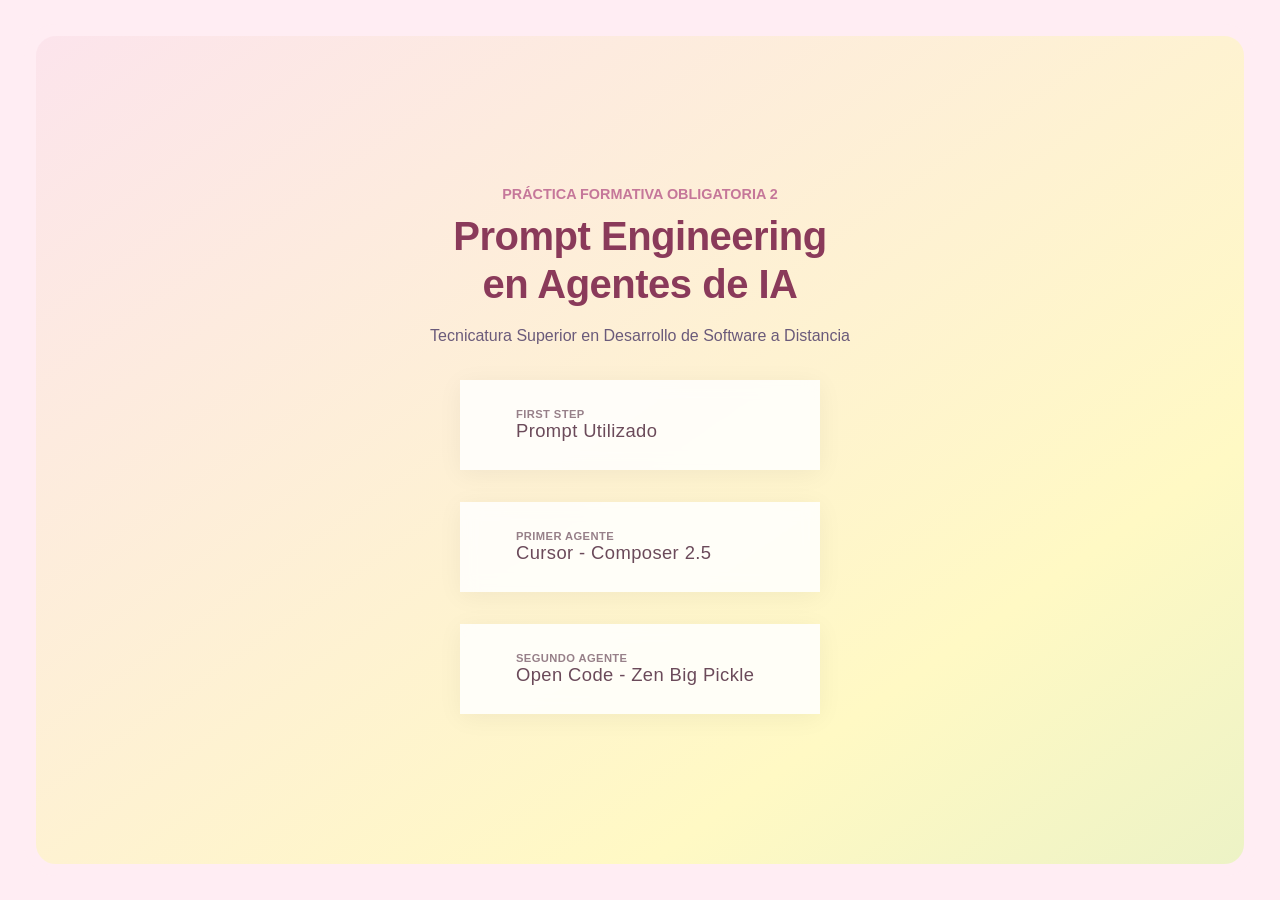
<file: index.html>
<!DOCTYPE html>
<html lang="en">

<head>
    <meta charset="UTF-8">
    <meta name="viewport" content="width=device-width, initial-scale=1.0">
    <link rel="stylesheet" href="style.css">
    <link rel="script" href="script.js">
    <title>Ivanna Agostina Verdejo de Rodt - PFO 2</title>
</head>

<body>
    <div class="frame">
        <div>
            <div class="subtitle"> Práctica Formativa Obligatoria 2</div>
            <h1 class="title">Prompt Engineering <br> en Agentes de IA</h1>
            <div class="description">Tecnicatura Superior en Desarrollo de Software a Distancia</div>
            <div class="button-container">
                <a href="prompt.html" class="btn" target="_blank">
                    <h3>FIRST STEP</h3>
                    <h1>Prompt Utilizado</h1>
                </a>
                <a href="pastel-bloom-studio-cursor/index.html" class="btn" target="_blank">
                    <h3>PRIMER AGENTE</h3>
                    <h1>Cursor - Composer 2.5</h1>
                </a>
                <a href="pastel-bloom-studio-open-code/index.html" class="btn" target="_blank">
                    <h3>SEGUNDO AGENTE</h3>
                    <h1>Open Code - Zen Big Pickle</h1>
                </a>
            </div>
        </div>
    </div>
</body>

</html>
</file>
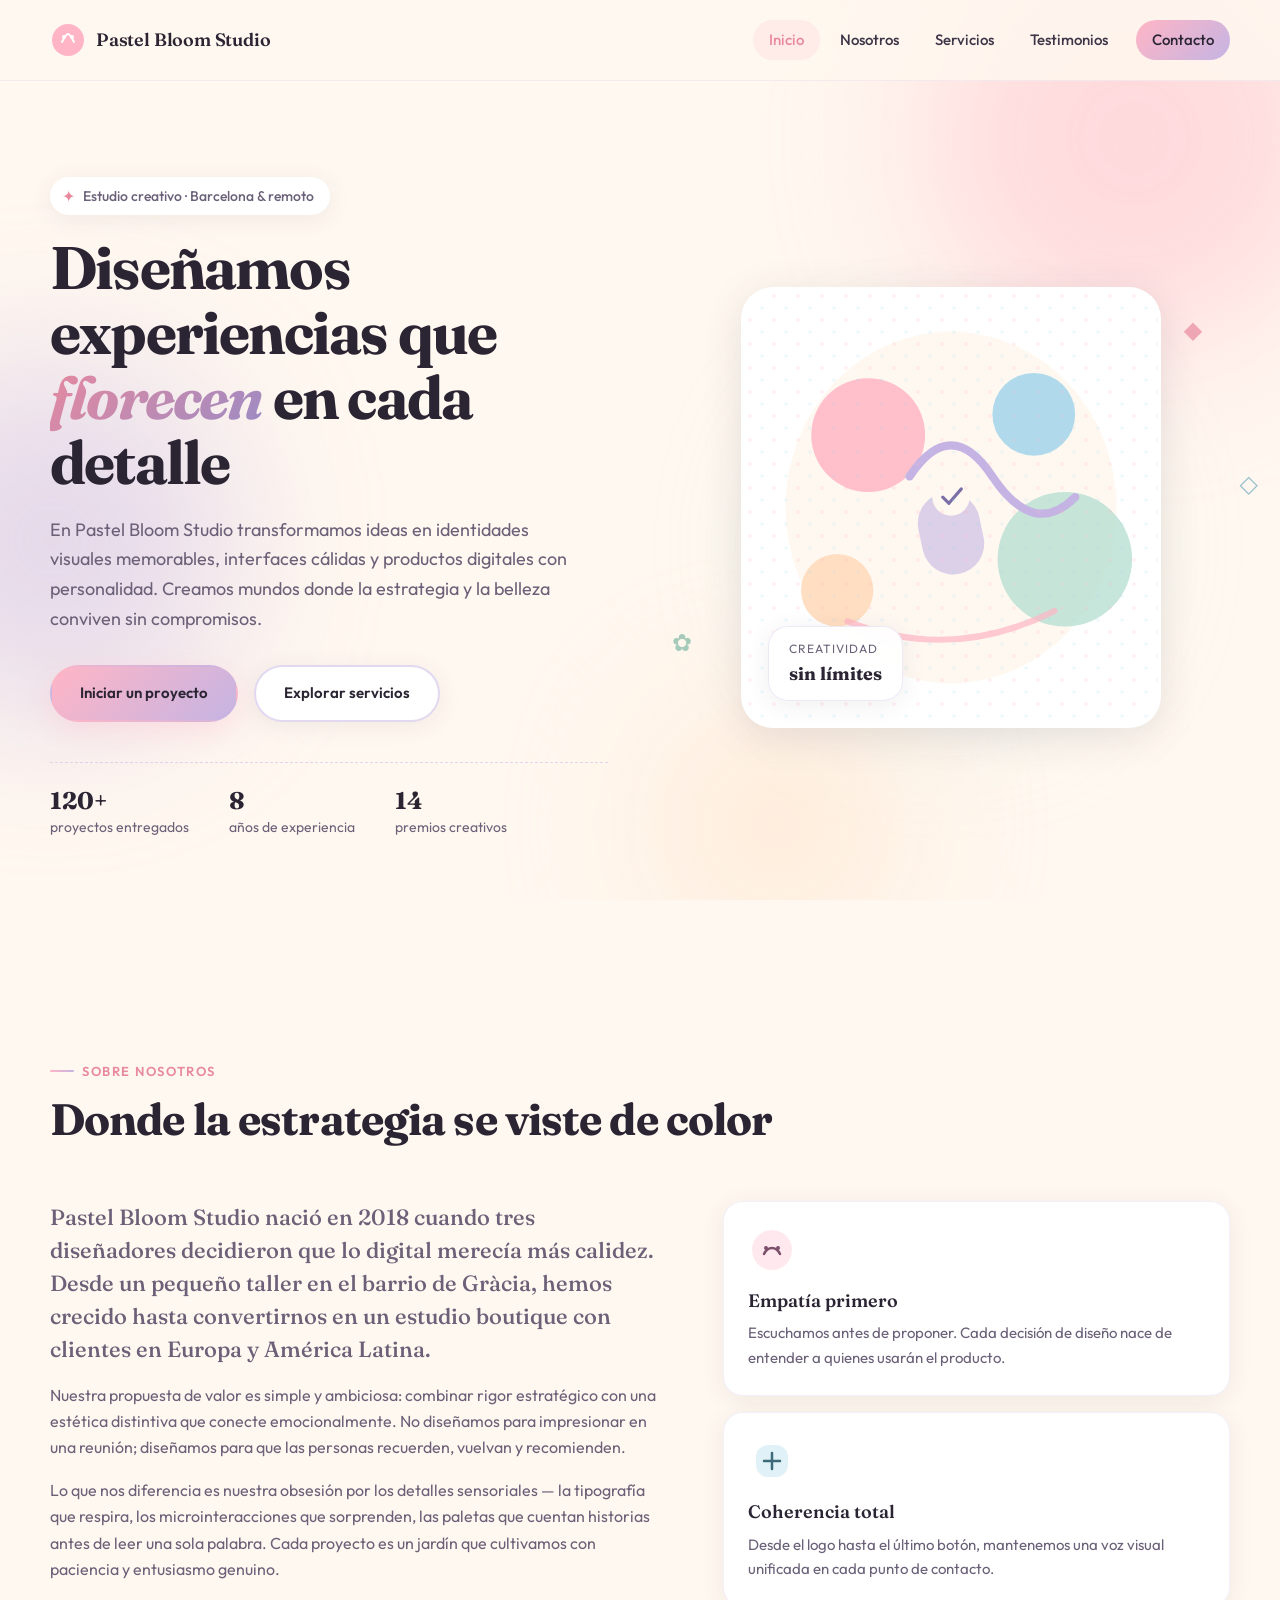
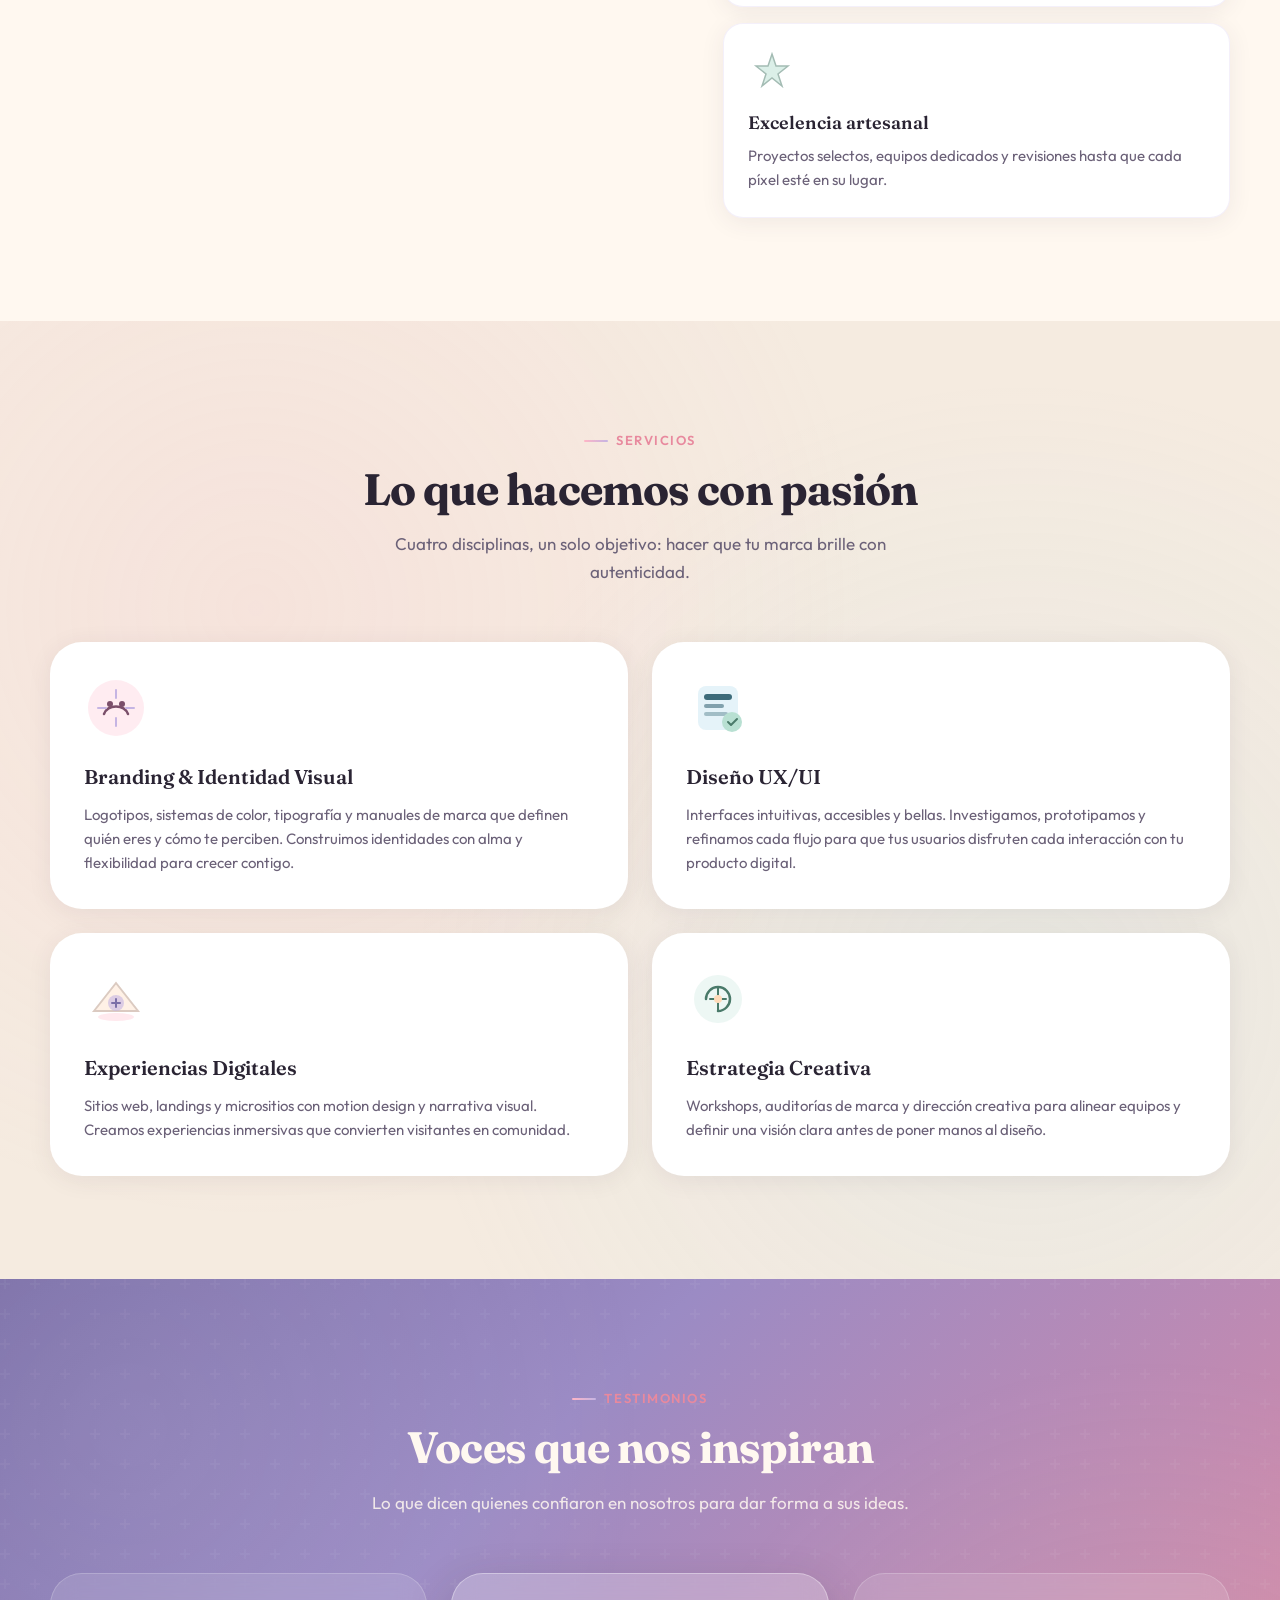
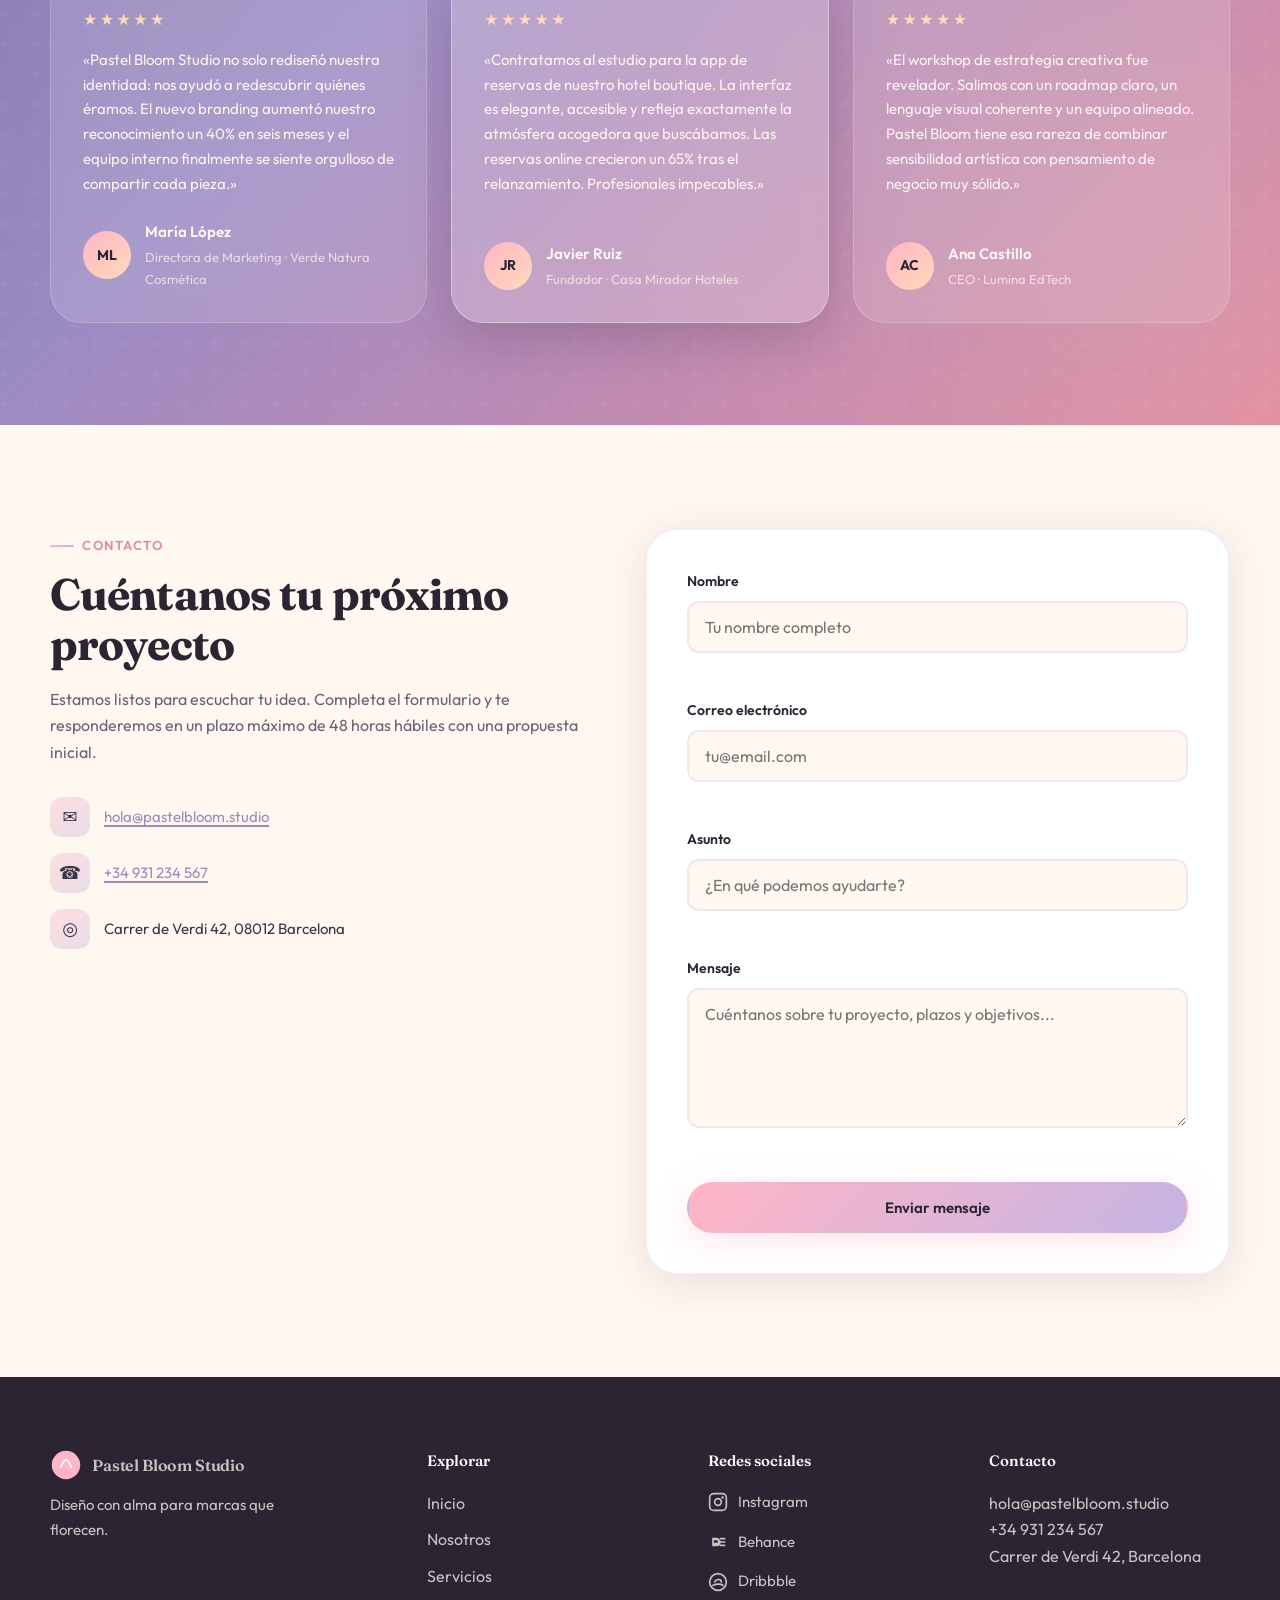
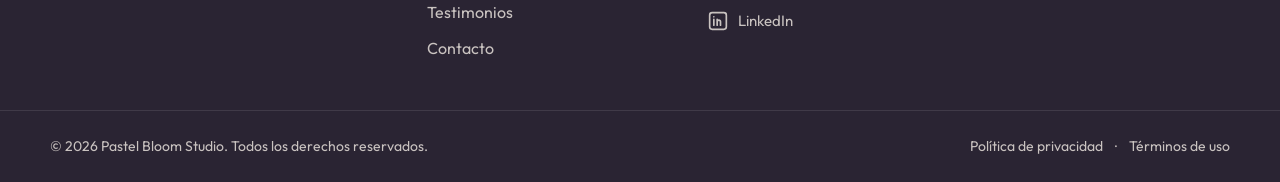
<file: pastel-bloom-studio-cursor/index.html>
<!DOCTYPE html>
<html lang="es">
<head>
  <meta charset="UTF-8">
  <meta name="viewport" content="width=device-width, initial-scale=1.0">
  <meta name="description" content="Pastel Bloom Studio — Estudio creativo especializado en identidad visual, diseño UX/UI y experiencias digitales con alma.">
  <title>Pastel Bloom Studio | Diseño creativo y experiencias digitales</title>
  <link rel="preconnect" href="https://fonts.googleapis.com">
  <link rel="preconnect" href="https://fonts.gstatic.com" crossorigin>
  <link href="https://fonts.googleapis.com/css2?family=Fraunces:ital,opsz,wght@0,9..144,400;0,9..144,600;0,9..144,700;1,9..144,500&family=Outfit:wght@300;400;500;600;700&display=swap" rel="stylesheet">
  <link rel="stylesheet" href="css/styles.css">
  <link rel="icon" href="assets/favicon.svg" type="image/svg+xml">
</head>
<body>
  <a class="skip-link" href="#contenido-principal">Saltar al contenido principal</a>

  <div class="page-bg" aria-hidden="true">
    <span class="blob blob--1"></span>
    <span class="blob blob--2"></span>
    <span class="blob blob--3"></span>
    <span class="blob blob--4"></span>
  </div>

  <header class="site-header" id="inicio">
    <div class="container site-header__inner">
      <a class="logo" href="#inicio" aria-label="Pastel Bloom Studio — Inicio">
        <span class="logo__mark" aria-hidden="true">
          <svg width="36" height="36" viewBox="0 0 36 36" fill="none" xmlns="http://www.w3.org/2000/svg">
            <circle cx="18" cy="18" r="16" fill="url(#logoGrad)"/>
            <path d="M12 20c2-4 4-8 6-8s4 4 6 8" stroke="#fff" stroke-width="2" stroke-linecap="round"/>
            <circle cx="14" cy="15" r="2" fill="#fff"/>
            <circle cx="22" cy="15" r="2" fill="#fff"/>
            <defs>
              <linearGradient id="logoGrad" x1="4" y1="4" x2="32" y2="32">
                <stop stop-color="#FFB5C5"/>
                <stop offset="1" stop-color="#C5B4E3"/>
              </linearGradient>
            </defs>
          </svg>
        </span>
        <span class="logo__text">Pastel Bloom Studio</span>
      </a>

      <button class="nav-toggle" type="button" aria-expanded="false" aria-controls="nav-menu" aria-label="Abrir menú de navegación">
        <span class="nav-toggle__bar"></span>
        <span class="nav-toggle__bar"></span>
        <span class="nav-toggle__bar"></span>
      </button>

      <nav class="site-nav" id="nav-menu" aria-label="Navegación principal">
        <ul class="site-nav__list">
          <li><a class="site-nav__link" href="#inicio">Inicio</a></li>
          <li><a class="site-nav__link" href="#nosotros">Nosotros</a></li>
          <li><a class="site-nav__link" href="#servicios">Servicios</a></li>
          <li><a class="site-nav__link" href="#testimonios">Testimonios</a></li>
          <li><a class="site-nav__link site-nav__link--cta" href="#contacto">Contacto</a></li>
        </ul>
      </nav>
    </div>
  </header>

  <main id="contenido-principal">
    <section class="hero" aria-labelledby="hero-title">
      <div class="container hero__grid">
        <div class="hero__content reveal">
          <p class="hero__eyebrow">
            <span class="hero__sparkle" aria-hidden="true">✦</span>
            Estudio creativo · Barcelona & remoto
          </p>
          <h1 class="hero__title" id="hero-title">
            Diseñamos experiencias que <em>florecen</em> en cada detalle
          </h1>
          <p class="hero__subtitle">
            En Pastel Bloom Studio transformamos ideas en identidades visuales memorables,
            interfaces cálidas y productos digitales con personalidad. Creamos mundos
            donde la estrategia y la belleza conviven sin compromisos.
          </p>
          <div class="hero__actions">
            <a class="btn btn--primary" href="#contacto">Iniciar un proyecto</a>
            <a class="btn btn--secondary" href="#servicios">Explorar servicios</a>
          </div>
          <ul class="hero__stats" aria-label="Datos destacados del estudio">
            <li><strong>120+</strong> proyectos entregados</li>
            <li><strong>8</strong> años de experiencia</li>
            <li><strong>14</strong> premios creativos</li>
          </ul>
        </div>

        <div class="hero__visual reveal reveal--delay" aria-hidden="true">
          <div class="hero-card">
            <div class="hero-card__pattern"></div>
            <svg class="hero-card__illustration" viewBox="0 0 400 420" fill="none" xmlns="http://www.w3.org/2000/svg" role="img" aria-label="Ilustración decorativa de formas orgánicas pastel">
              <ellipse cx="200" cy="210" rx="160" ry="170" fill="#FFF8F0" opacity="0.9"/>
              <circle cx="120" cy="140" r="55" fill="#FFB5C5" opacity="0.85"/>
              <circle cx="280" cy="120" r="40" fill="#A8D8EA" opacity="0.9"/>
              <circle cx="310" cy="260" r="65" fill="#B8E0D2" opacity="0.8"/>
              <circle cx="90" cy="290" r="35" fill="#FFDAB9" opacity="0.85"/>
              <path d="M160 180 Q200 120 240 180 T320 200" stroke="#C5B4E3" stroke-width="8" stroke-linecap="round" fill="none"/>
              <path d="M100 320 Q200 360 300 310" stroke="#FFB5C5" stroke-width="6" stroke-linecap="round" fill="none" opacity="0.7"/>
              <rect x="170" y="195" width="60" height="80" rx="30" fill="#C5B4E3" opacity="0.6" transform="rotate(-12 200 235)"/>
              <circle cx="200" cy="200" r="18" fill="#FFF8F0"/>
              <path d="M192 200 L198 206 L210 192" stroke="#7B6FA8" stroke-width="3" stroke-linecap="round" stroke-linejoin="round"/>
            </svg>
            <div class="hero-card__badge">
              <span>Creatividad</span>
              <strong>sin límites</strong>
            </div>
          </div>
          <span class="hero__float hero__float--1">◆</span>
          <span class="hero__float hero__float--2">✿</span>
          <span class="hero__float hero__float--3">◇</span>
        </div>
      </div>
    </section>

    <section class="about section" id="nosotros" aria-labelledby="about-title">
      <div class="container">
        <div class="section-header reveal">
          <p class="section-eyebrow">Sobre nosotros</p>
          <h2 class="section-title" id="about-title">Donde la estrategia se viste de color</h2>
        </div>

        <div class="about__grid">
          <div class="about__story reveal">
            <p class="about__lead">
              Pastel Bloom Studio nació en 2018 cuando tres diseñadores decidieron que lo digital
              merecía más calidez. Desde un pequeño taller en el barrio de Gràcia, hemos crecido
              hasta convertirnos en un estudio boutique con clientes en Europa y América Latina.
            </p>
            <p>
              Nuestra propuesta de valor es simple y ambiciosa: combinar rigor estratégico con
              una estética distintiva que conecte emocionalmente. No diseñamos para impresionar
              en una reunión; diseñamos para que las personas recuerden, vuelvan y recomienden.
            </p>
            <p>
              Lo que nos diferencia es nuestra obsesión por los detalles sensoriales — la tipografía
              que respira, los microinteracciones que sorprenden, las paletas que cuentan historias
              antes de leer una sola palabra. Cada proyecto es un jardín que cultivamos con paciencia
              y entusiasmo genuino.
            </p>
          </div>

          <aside class="about__values reveal reveal--delay" aria-label="Valores del estudio">
            <article class="value-card">
              <span class="value-card__icon" aria-hidden="true">
                <svg viewBox="0 0 48 48" fill="none"><circle cx="24" cy="24" r="20" fill="#FFB5C5" opacity="0.3"/><path d="M16 28c4-8 12-8 16 0" stroke="#7B4F6A" stroke-width="2.5" stroke-linecap="round"/><circle cx="18" cy="22" r="2" fill="#7B4F6A"/><circle cx="30" cy="22" r="2" fill="#7B4F6A"/></svg>
              </span>
              <h3>Empatía primero</h3>
              <p>Escuchamos antes de proponer. Cada decisión de diseño nace de entender a quienes usarán el producto.</p>
            </article>
            <article class="value-card">
              <span class="value-card__icon" aria-hidden="true">
                <svg viewBox="0 0 48 48" fill="none"><rect x="8" y="8" width="32" height="32" rx="12" fill="#A8D8EA" opacity="0.35"/><path d="M16 24h16M24 16v16" stroke="#3D6B7A" stroke-width="2.5" stroke-linecap="round"/></svg>
              </span>
              <h3>Coherencia total</h3>
              <p>Desde el logo hasta el último botón, mantenemos una voz visual unificada en cada punto de contacto.</p>
            </article>
            <article class="value-card">
              <span class="value-card__icon" aria-hidden="true">
                <svg viewBox="0 0 48 48" fill="none"><path d="M24 6l4 12h12l-10 8 4 12-10-8-10 8 4-12-10-8h12z" fill="#B8E0D2" opacity="0.5" stroke="#4A7A6A" stroke-width="1.5"/></svg>
              </span>
              <h3>Excelencia artesanal</h3>
              <p>Proyectos selectos, equipos dedicados y revisiones hasta que cada píxel esté en su lugar.</p>
            </article>
          </aside>
        </div>
      </div>
    </section>

    <section class="services section section--pattern" id="servicios" aria-labelledby="services-title">
      <div class="container">
        <div class="section-header section-header--center reveal">
          <p class="section-eyebrow">Servicios</p>
          <h2 class="section-title" id="services-title">Lo que hacemos con pasión</h2>
          <p class="section-desc">Cuatro disciplinas, un solo objetivo: hacer que tu marca brille con autenticidad.</p>
        </div>

        <div class="services__grid">
          <article class="service-card reveal">
            <div class="service-card__icon" aria-hidden="true">
              <svg viewBox="0 0 64 64" fill="none">
                <circle cx="32" cy="32" r="28" fill="#FFB5C5" opacity="0.25"/>
                <path d="M20 38c4-10 20-10 24 0" stroke="#7B4F6A" stroke-width="2.5" stroke-linecap="round"/>
                <circle cx="26" cy="28" r="3" fill="#7B4F6A"/>
                <circle cx="38" cy="28" r="3" fill="#7B4F6A"/>
                <path d="M32 14v8M32 42v8M14 32h8M42 32h8" stroke="#C5B4E3" stroke-width="2" stroke-linecap="round"/>
              </svg>
            </div>
            <h3 class="service-card__title">Branding & Identidad Visual</h3>
            <p class="service-card__desc">
              Logotipos, sistemas de color, tipografía y manuales de marca que definen quién eres
              y cómo te perciben. Construimos identidades con alma y flexibilidad para crecer contigo.
            </p>
          </article>

          <article class="service-card reveal reveal--delay">
            <div class="service-card__icon" aria-hidden="true">
              <svg viewBox="0 0 64 64" fill="none">
                <rect x="12" y="10" width="40" height="44" rx="8" fill="#A8D8EA" opacity="0.3"/>
                <rect x="18" y="18" width="28" height="6" rx="3" fill="#3D6B7A"/>
                <rect x="18" y="28" width="20" height="4" rx="2" fill="#3D6B7A" opacity="0.6"/>
                <rect x="18" y="36" width="24" height="4" rx="2" fill="#3D6B7A" opacity="0.4"/>
                <circle cx="46" cy="46" r="10" fill="#B8E0D2"/>
                <path d="M42 46l3 3 6-6" stroke="#4A7A6A" stroke-width="2" stroke-linecap="round" stroke-linejoin="round"/>
              </svg>
            </div>
            <h3 class="service-card__title">Diseño UX/UI</h3>
            <p class="service-card__desc">
              Interfaces intuitivas, accesibles y bellas. Investigamos, prototipamos y refinamos
              cada flujo para que tus usuarios disfruten cada interacción con tu producto digital.
            </p>
          </article>

          <article class="service-card reveal reveal--delay-2">
            <div class="service-card__icon" aria-hidden="true">
              <svg viewBox="0 0 64 64" fill="none">
                <path d="M10 44 L32 16 L54 44 Z" fill="#FFDAB9" opacity="0.35" stroke="#9A6B4F" stroke-width="2"/>
                <circle cx="32" cy="36" r="8" fill="#C5B4E3" opacity="0.6"/>
                <path d="M28 36h8M32 32v8" stroke="#7B6FA8" stroke-width="2" stroke-linecap="round"/>
                <ellipse cx="32" cy="50" rx="18" ry="4" fill="#FFB5C5" opacity="0.3"/>
              </svg>
            </div>
            <h3 class="service-card__title">Experiencias Digitales</h3>
            <p class="service-card__desc">
              Sitios web, landings y micrositios con motion design y narrativa visual.
              Creamos experiencias inmersivas que convierten visitantes en comunidad.
            </p>
          </article>

          <article class="service-card reveal reveal--delay-3">
            <div class="service-card__icon" aria-hidden="true">
              <svg viewBox="0 0 64 64" fill="none">
                <circle cx="32" cy="32" r="24" fill="#B8E0D2" opacity="0.25"/>
                <path d="M20 32c0-6 5-12 12-12s12 6 12 12-5 12-12 12" stroke="#4A7A6A" stroke-width="2.5" stroke-linecap="round"/>
                <path d="M32 20v24M24 32h16" stroke="#4A7A6A" stroke-width="2" stroke-linecap="round"/>
                <circle cx="32" cy="32" r="4" fill="#FFDAB9"/>
              </svg>
            </div>
            <h3 class="service-card__title">Estrategia Creativa</h3>
            <p class="service-card__desc">
              Workshops, auditorías de marca y dirección creativa para alinear equipos
              y definir una visión clara antes de poner manos al diseño.
            </p>
          </article>
        </div>
      </div>
    </section>

    <section class="testimonials section" id="testimonios" aria-labelledby="testimonials-title">
      <div class="testimonials__bg" aria-hidden="true"></div>
      <div class="container">
        <div class="section-header section-header--center reveal">
          <p class="section-eyebrow">Testimonios</p>
          <h2 class="section-title section-title--light" id="testimonials-title">Voces que nos inspiran</h2>
          <p class="section-desc section-desc--light">Lo que dicen quienes confiaron en nosotros para dar forma a sus ideas.</p>
        </div>

        <div class="testimonials__grid">
          <blockquote class="testimonial-card reveal">
            <div class="testimonial-card__stars" aria-label="5 de 5 estrellas">★★★★★</div>
            <p class="testimonial-card__quote">
              «Pastel Bloom Studio no solo rediseñó nuestra identidad: nos ayudó a redescubrir
              quiénes éramos. El nuevo branding aumentó nuestro reconocimiento un 40% en seis meses
              y el equipo interno finalmente se siente orgulloso de compartir cada pieza.»
            </p>
            <footer class="testimonial-card__author">
              <span class="testimonial-card__avatar" aria-hidden="true">ML</span>
              <div>
                <cite class="testimonial-card__name">María López</cite>
                <span class="testimonial-card__role">Directora de Marketing · Verde Natura Cosmética</span>
              </div>
            </footer>
          </blockquote>

          <blockquote class="testimonial-card testimonial-card--featured reveal reveal--delay">
            <div class="testimonial-card__stars" aria-label="5 de 5 estrellas">★★★★★</div>
            <p class="testimonial-card__quote">
              «Contratamos al estudio para la app de reservas de nuestro hotel boutique. La interfaz
              es elegante, accesible y refleja exactamente la atmósfera acogedora que buscábamos.
              Las reservas online crecieron un 65% tras el relanzamiento. Profesionales impecables.»
            </p>
            <footer class="testimonial-card__author">
              <span class="testimonial-card__avatar" aria-hidden="true">JR</span>
              <div>
                <cite class="testimonial-card__name">Javier Ruiz</cite>
                <span class="testimonial-card__role">Fundador · Casa Mirador Hoteles</span>
              </div>
            </footer>
          </blockquote>

          <blockquote class="testimonial-card reveal reveal--delay-2">
            <div class="testimonial-card__stars" aria-label="5 de 5 estrellas">★★★★★</div>
            <p class="testimonial-card__quote">
              «El workshop de estrategia creativa fue revelador. Salimos con un roadmap claro,
              un lenguaje visual coherente y un equipo alineado. Pastel Bloom tiene esa rareza
              de combinar sensibilidad artística con pensamiento de negocio muy sólido.»
            </p>
            <footer class="testimonial-card__author">
              <span class="testimonial-card__avatar" aria-hidden="true">AC</span>
              <div>
                <cite class="testimonial-card__name">Ana Castillo</cite>
                <span class="testimonial-card__role">CEO · Lumina EdTech</span>
              </div>
            </footer>
          </blockquote>
        </div>
      </div>
    </section>

    <section class="contact section" id="contacto" aria-labelledby="contact-title">
      <div class="container">
        <div class="contact__grid">
          <div class="contact__info reveal">
            <p class="section-eyebrow">Contacto</p>
            <h2 class="section-title" id="contact-title">Cuéntanos tu próximo proyecto</h2>
            <p class="contact__desc">
              Estamos listos para escuchar tu idea. Completa el formulario y te responderemos
              en un plazo máximo de 48 horas hábiles con una propuesta inicial.
            </p>
            <ul class="contact__details">
              <li>
                <span class="contact__detail-icon" aria-hidden="true">✉</span>
                <a href="mailto:hola@pastelbloom.studio">hola@pastelbloom.studio</a>
              </li>
              <li>
                <span class="contact__detail-icon" aria-hidden="true">☎</span>
                <a href="tel:+34931234567">+34 931 234 567</a>
              </li>
              <li>
                <span class="contact__detail-icon" aria-hidden="true">◎</span>
                <span>Carrer de Verdi 42, 08012 Barcelona</span>
              </li>
            </ul>
          </div>

          <form class="contact-form reveal reveal--delay" id="contact-form" novalidate>
            <div class="form-group">
              <label for="nombre">Nombre</label>
              <input type="text" id="nombre" name="nombre" autocomplete="name" required placeholder="Tu nombre completo">
              <span class="form-error" id="error-nombre" role="alert"></span>
            </div>
            <div class="form-group">
              <label for="email">Correo electrónico</label>
              <input type="email" id="email" name="email" autocomplete="email" required placeholder="tu@email.com">
              <span class="form-error" id="error-email" role="alert"></span>
            </div>
            <div class="form-group">
              <label for="asunto">Asunto</label>
              <input type="text" id="asunto" name="asunto" required placeholder="¿En qué podemos ayudarte?">
              <span class="form-error" id="error-asunto" role="alert"></span>
            </div>
            <div class="form-group">
              <label for="mensaje">Mensaje</label>
              <textarea id="mensaje" name="mensaje" rows="5" required placeholder="Cuéntanos sobre tu proyecto, plazos y objetivos..."></textarea>
              <span class="form-error" id="error-mensaje" role="alert"></span>
            </div>
            <button class="btn btn--primary btn--full" type="submit">Enviar mensaje</button>
            <p class="form-success" id="form-success" role="status" aria-live="polite" tabindex="-1" hidden>
              ¡Gracias! Hemos recibido tu mensaje. Te contactaremos pronto.
            </p>
          </form>
        </div>
      </div>
    </section>
  </main>

  <footer class="site-footer">
    <div class="container site-footer__grid">
      <div class="site-footer__brand">
        <a class="logo logo--footer" href="#inicio">
          <span class="logo__mark" aria-hidden="true">
            <svg width="32" height="32" viewBox="0 0 36 36" fill="none" xmlns="http://www.w3.org/2000/svg">
              <circle cx="18" cy="18" r="16" fill="url(#logoGradFooter)"/>
              <path d="M12 20c2-4 4-8 6-8s4 4 6 8" stroke="#fff" stroke-width="2" stroke-linecap="round"/>
              <defs>
                <linearGradient id="logoGradFooter" x1="4" y1="4" x2="32" y2="32">
                  <stop stop-color="#FFB5C5"/>
                  <stop offset="1" stop-color="#C5B4E3"/>
                </linearGradient>
              </defs>
            </svg>
          </span>
          <span class="logo__text">Pastel Bloom Studio</span>
        </a>
        <p class="site-footer__tagline">Diseño con alma para marcas que florecen.</p>
      </div>

      <nav class="site-footer__nav" aria-label="Navegación secundaria">
        <h3 class="site-footer__heading">Explorar</h3>
        <ul>
          <li><a href="#inicio">Inicio</a></li>
          <li><a href="#nosotros">Nosotros</a></li>
          <li><a href="#servicios">Servicios</a></li>
          <li><a href="#testimonios">Testimonios</a></li>
          <li><a href="#contacto">Contacto</a></li>
        </ul>
      </nav>

      <div class="site-footer__social">
        <h3 class="site-footer__heading">Redes sociales</h3>
        <ul class="social-links">
          <li>
            <a href="https://instagram.com/pastelbloomstudio" target="_blank" rel="noopener noreferrer" aria-label="Instagram de Pastel Bloom Studio">
              <svg viewBox="0 0 24 24" aria-hidden="true"><rect x="2" y="2" width="20" height="20" rx="5" stroke="currentColor" stroke-width="2" fill="none"/><circle cx="12" cy="12" r="4" stroke="currentColor" stroke-width="2" fill="none"/><circle cx="17.5" cy="6.5" r="1.5" fill="currentColor"/></svg>
              Instagram
            </a>
          </li>
          <li>
            <a href="https://behance.net/pastelbloomstudio" target="_blank" rel="noopener noreferrer" aria-label="Behance de Pastel Bloom Studio">
              <svg viewBox="0 0 24 24" aria-hidden="true"><path d="M6 8h4a3 3 0 010 6H6V8zm0 8h4.5a3.5 3.5 0 000-7H6v7zM15 8h5M15 12h5M15 16h5" stroke="currentColor" stroke-width="2" stroke-linecap="round" fill="none"/></svg>
              Behance
            </a>
          </li>
          <li>
            <a href="https://dribbble.com/pastelbloomstudio" target="_blank" rel="noopener noreferrer" aria-label="Dribbble de Pastel Bloom Studio">
              <svg viewBox="0 0 24 24" aria-hidden="true"><circle cx="12" cy="12" r="10" stroke="currentColor" stroke-width="2" fill="none"/><path d="M8 12c2-4 8-4 8 0M6 16c4-2 10-2 12 0" stroke="currentColor" stroke-width="2" stroke-linecap="round" fill="none"/></svg>
              Dribbble
            </a>
          </li>
          <li>
            <a href="https://linkedin.com/company/pastelbloomstudio" target="_blank" rel="noopener noreferrer" aria-label="LinkedIn de Pastel Bloom Studio">
              <svg viewBox="0 0 24 24" aria-hidden="true"><rect x="2" y="2" width="20" height="20" rx="3" stroke="currentColor" stroke-width="2" fill="none"/><path d="M7 10v7M7 7v.01M11 17v-4a2 2 0 014 0v4M11 10v7" stroke="currentColor" stroke-width="2" stroke-linecap="round" fill="none"/></svg>
              LinkedIn
            </a>
          </li>
        </ul>
      </div>

      <div class="site-footer__contact">
        <h3 class="site-footer__heading">Contacto</h3>
        <address>
          <a href="mailto:hola@pastelbloom.studio">hola@pastelbloom.studio</a><br>
          <a href="tel:+34931234567">+34 931 234 567</a><br>
          Carrer de Verdi 42, Barcelona
        </address>
      </div>
    </div>

    <div class="site-footer__bottom">
      <div class="container site-footer__bottom-inner">
        <p>&copy; 2026 Pastel Bloom Studio. Todos los derechos reservados.</p>
        <p class="site-footer__legal">
          <a href="#inicio">Política de privacidad</a>
          <span aria-hidden="true">·</span>
          <a href="#inicio">Términos de uso</a>
        </p>
      </div>
    </div>
  </footer>

  <script src="js/main.js"></script>
</body>
</html>
</file>
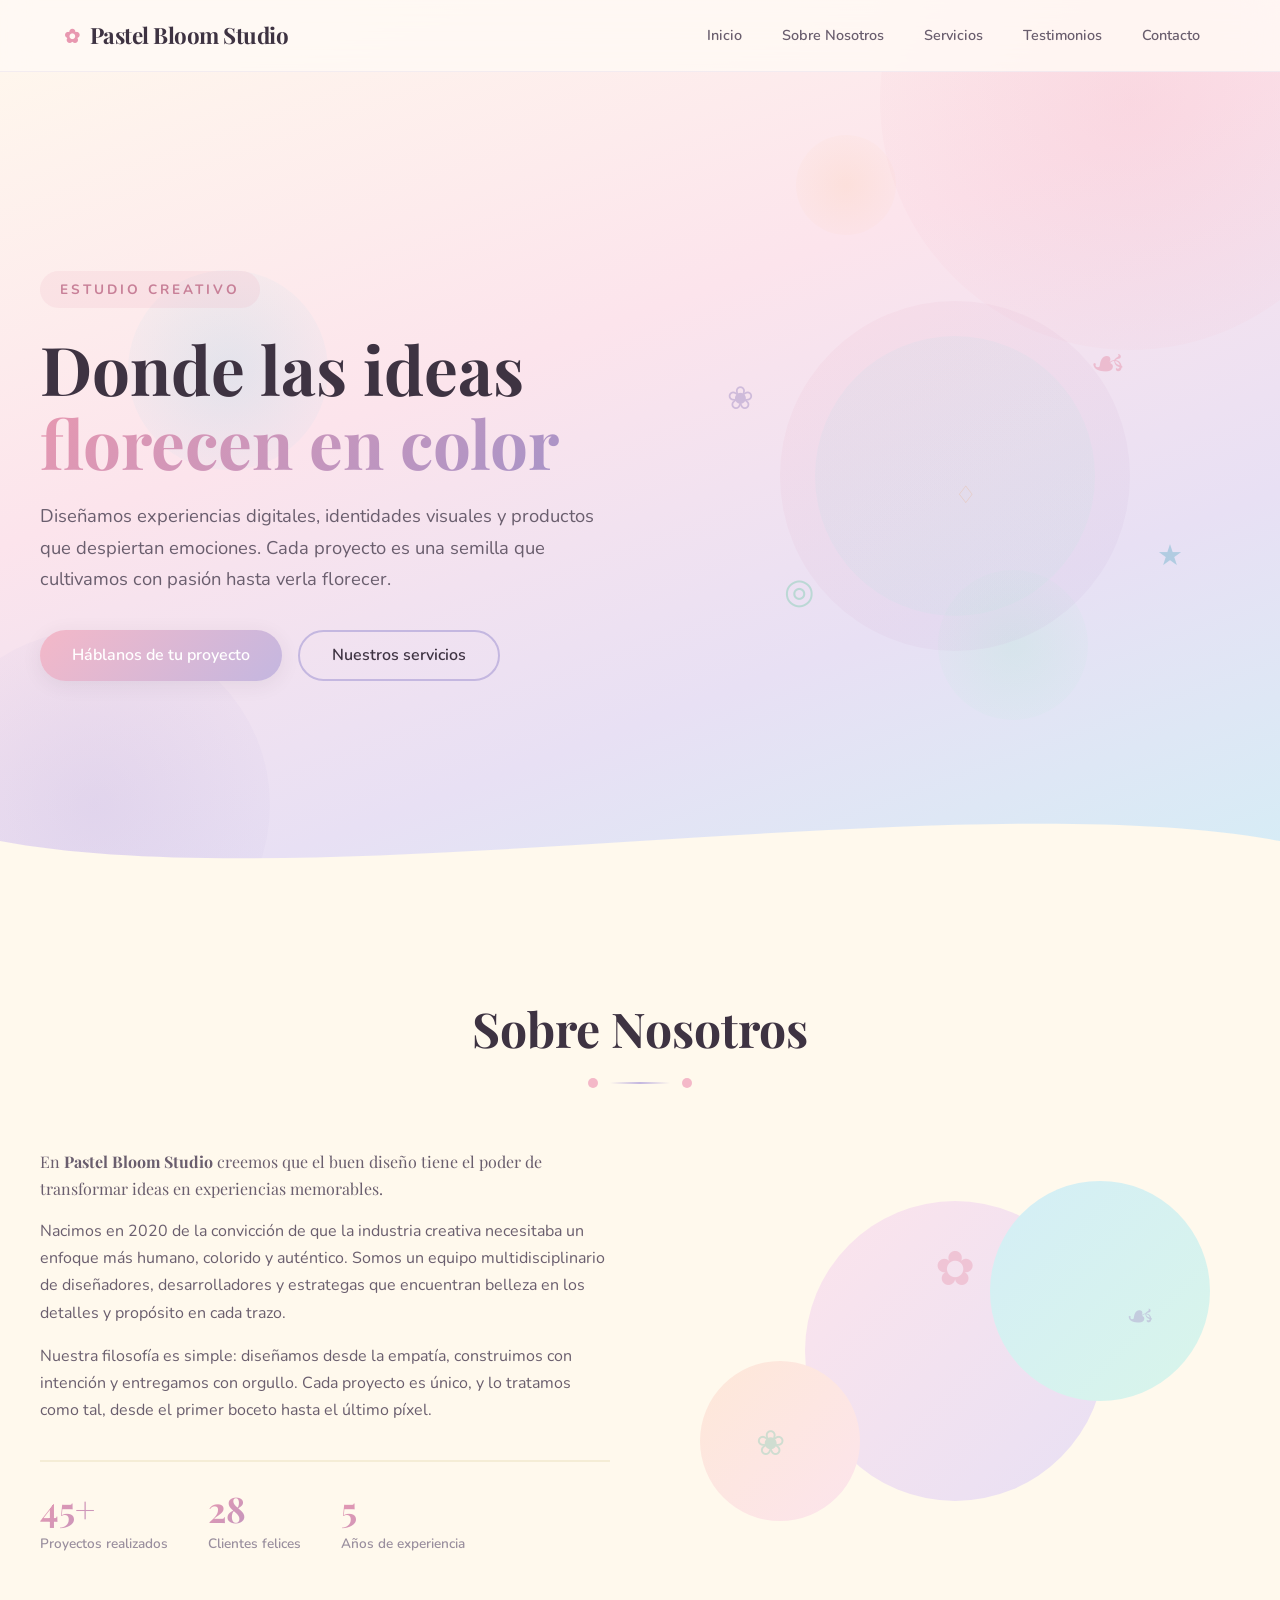
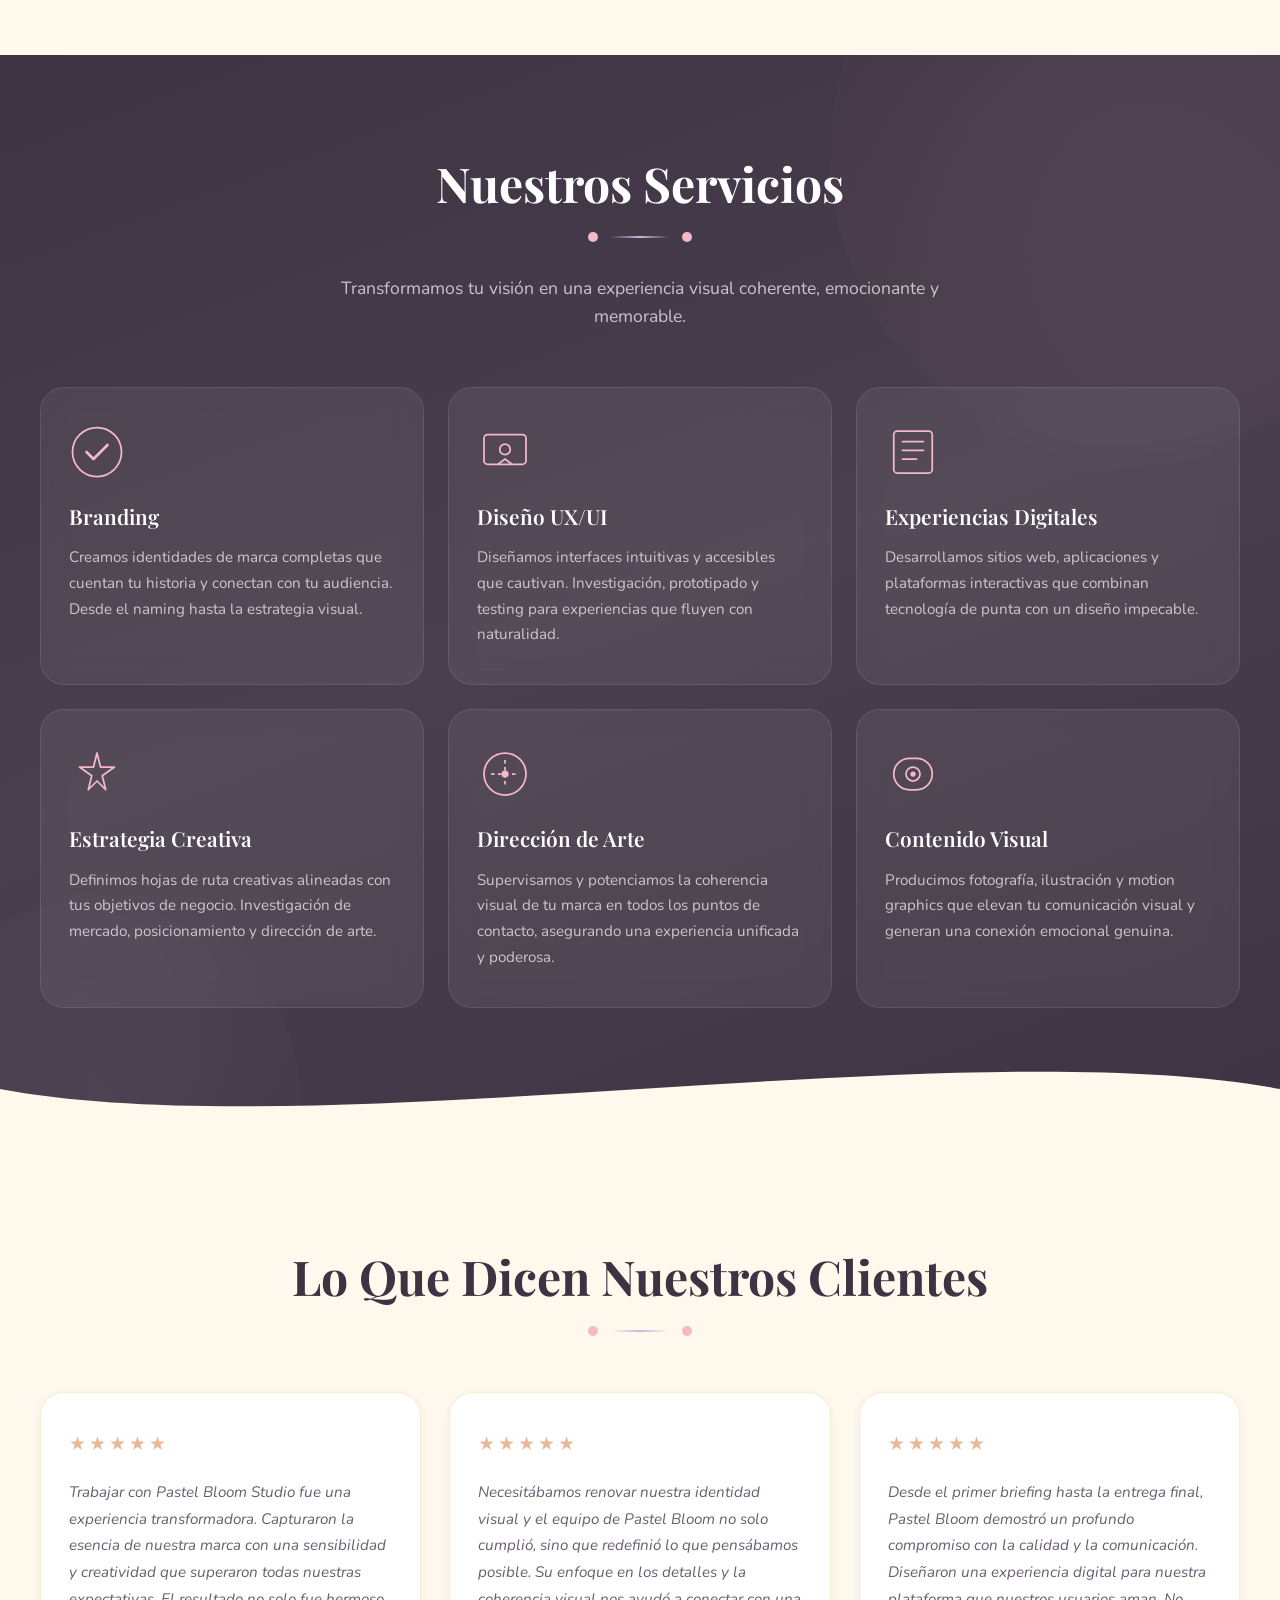
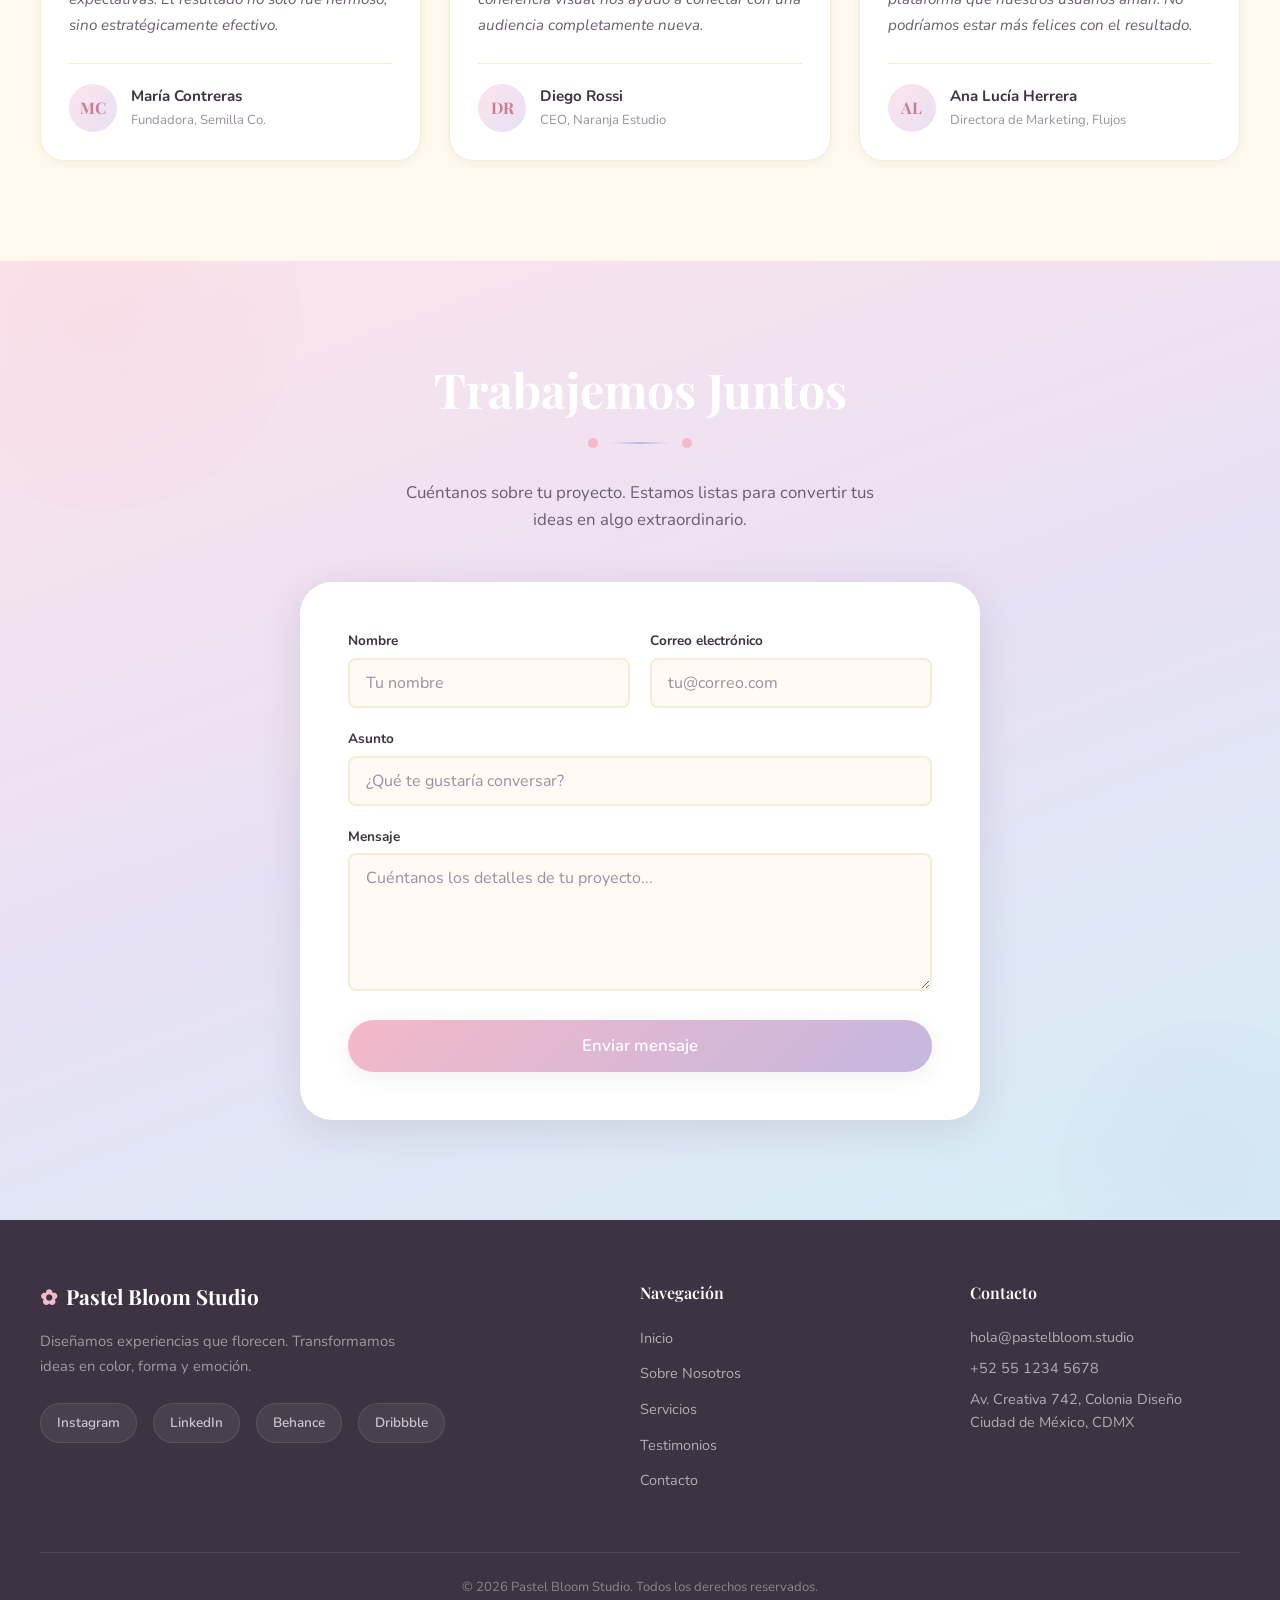
<file: pastel-bloom-studio-open-code/index.html>
<!DOCTYPE html>
<html lang="es">
<head>
  <meta charset="UTF-8">
  <meta name="viewport" content="width=device-width, initial-scale=1.0">
  <meta name="description" content="Pastel Bloom Studio — Estudio creativo de diseño de experiencias, identidad visual y productos digitales.">
  <title>Pastel Bloom Studio — Diseño que florece</title>
  <link rel="preconnect" href="https://fonts.googleapis.com">
  <link rel="preconnect" href="https://fonts.gstatic.com" crossorigin>
  <link href="https://fonts.googleapis.com/css2?family=Playfair+Display:ital,wght@0,400;0,600;0,700;1,400&family=Nunito:wght@300;400;600;700&display=swap" rel="stylesheet">
  <link rel="stylesheet" href="css/style.css">
</head>
<body>

  <a href="#main" class="skip-link">Saltar al contenido principal</a>

  <header class="header" id="header">
    <div class="header__container">
      <a href="#" class="header__logo" aria-label="Pastel Bloom Studio, inicio">
        <span class="header__logo-icon" aria-hidden="true">&#10047;</span>
        Pastel Bloom Studio
      </a>
      <button class="header__menu-toggle" id="menuToggle" aria-label="Abrir menú de navegación" aria-expanded="false">
        <span class="header__menu-bar"></span>
        <span class="header__menu-bar"></span>
        <span class="header__menu-bar"></span>
      </button>
      <nav class="header__nav" id="mainNav" aria-label="Navegación principal">
        <ul class="header__nav-list">
          <li><a href="#hero" class="header__nav-link">Inicio</a></li>
          <li><a href="#about" class="header__nav-link">Sobre Nosotros</a></li>
          <li><a href="#services" class="header__nav-link">Servicios</a></li>
          <li><a href="#testimonials" class="header__nav-link">Testimonios</a></li>
          <li><a href="#contact" class="header__nav-link">Contacto</a></li>
        </ul>
      </nav>
    </div>
  </header>

  <main id="main">

    <section class="hero" id="hero">
      <div class="hero__bg-shapes" aria-hidden="true">
        <div class="hero__shape hero__shape--1"></div>
        <div class="hero__shape hero__shape--2"></div>
        <div class="hero__shape hero__shape--3"></div>
        <div class="hero__shape hero__shape--4"></div>
        <div class="hero__shape hero__shape--5"></div>
      </div>
      <div class="hero__container">
        <div class="hero__content">
          <p class="hero__tagline">Estudio creativo</p>
          <h1 class="hero__title">Donde las ideas<br><span class="hero__title-accent">florecen en color</span></h1>
          <p class="hero__subtitle">Diseñamos experiencias digitales, identidades visuales y productos que despiertan emociones. Cada proyecto es una semilla que cultivamos con pasión hasta verla florecer.</p>
          <div class="hero__actions">
            <a href="#contact" class="btn btn--primary">Háblanos de tu proyecto</a>
            <a href="#services" class="btn btn--secondary">Nuestros servicios</a>
          </div>
        </div>
        <div class="hero__visual" aria-hidden="true">
          <div class="hero__visual-blob"></div>
          <div class="hero__visual-blob hero__visual-blob--2"></div>
          <div class="hero__visual-icon hero__visual-icon--1">&#9753;</div>
          <div class="hero__visual-icon hero__visual-icon--2">&#10048;</div>
          <div class="hero__visual-icon hero__visual-icon--3">&#9733;</div>
          <div class="hero__visual-icon hero__visual-icon--4">&#9678;</div>
          <div class="hero__visual-icon hero__visual-icon--5">&#9826;</div>
        </div>
      </div>
      <div class="hero__wave" aria-hidden="true">
        <svg viewBox="0 0 1440 120" preserveAspectRatio="none">
          <path d="M0,60 C360,120 1080,0 1440,60 L1440,120 L0,120 Z" fill="var(--color-cream)"/>
        </svg>
      </div>
    </section>

    <section class="about" id="about">
      <div class="about__container">
        <div class="about__header">
          <h2 class="section-title">Sobre Nosotros</h2>
          <div class="section-divider" aria-hidden="true">
            <span class="section-divider__dot"></span>
            <span class="section-divider__line"></span>
            <span class="section-divider__dot"></span>
          </div>
        </div>
        <div class="about__grid">
          <div class="about__content">
            <p class="about__lead">En <strong>Pastel Bloom Studio</strong> creemos que el buen diseño tiene el poder de transformar ideas en experiencias memorables.</p>
            <p>Nacimos en 2020 de la convicción de que la industria creativa necesitaba un enfoque más humano, colorido y auténtico. Somos un equipo multidisciplinario de diseñadores, desarrolladores y estrategas que encuentran belleza en los detalles y propósito en cada trazo.</p>
            <p>Nuestra filosofía es simple: diseñamos desde la empatía, construimos con intención y entregamos con orgullo. Cada proyecto es único, y lo tratamos como tal, desde el primer boceto hasta el último píxel.</p>
            <div class="about__stats">
              <div class="about__stat">
                <span class="about__stat-number">45+</span>
                <span class="about__stat-label">Proyectos realizados</span>
              </div>
              <div class="about__stat">
                <span class="about__stat-number">28</span>
                <span class="about__stat-label">Clientes felices</span>
              </div>
              <div class="about__stat">
                <span class="about__stat-number">5</span>
                <span class="about__stat-label">Años de experiencia</span>
              </div>
            </div>
          </div>
          <div class="about__visual" aria-hidden="true">
            <div class="about__visual-shape about__visual-shape--1"></div>
            <div class="about__visual-shape about__visual-shape--2"></div>
            <div class="about__visual-shape about__visual-shape--3"></div>
            <div class="about__visual-icon about__visual-icon--1">&#10047;</div>
            <div class="about__visual-icon about__visual-icon--2">&#9753;</div>
            <div class="about__visual-icon about__visual-icon--3">&#10048;</div>
          </div>
        </div>
      </div>
    </section>

    <section class="services" id="services">
      <div class="services__bg" aria-hidden="true">
        <div class="services__shape services__shape--1"></div>
        <div class="services__shape services__shape--2"></div>
      </div>
      <div class="services__container">
        <div class="services__header">
          <h2 class="section-title section-title--light">Nuestros Servicios</h2>
          <div class="section-divider" aria-hidden="true">
            <span class="section-divider__dot"></span>
            <span class="section-divider__line"></span>
            <span class="section-divider__dot"></span>
          </div>
          <p class="services__intro">Transformamos tu visión en una experiencia visual coherente, emocionante y memorable.</p>
        </div>
        <div class="services__grid">
          <article class="service-card">
            <div class="service-card__icon" aria-hidden="true">
              <svg viewBox="0 0 64 64" fill="none" xmlns="http://www.w3.org/2000/svg">
                <circle cx="32" cy="32" r="28" stroke="currentColor" stroke-width="2"/>
                <path d="M20 32 L28 40 L44 24" stroke="currentColor" stroke-width="3" stroke-linecap="round" stroke-linejoin="round"/>
              </svg>
            </div>
            <h3 class="service-card__title">Branding</h3>
            <p class="service-card__desc">Creamos identidades de marca completas que cuentan tu historia y conectan con tu audiencia. Desde el naming hasta la estrategia visual.</p>
          </article>
          <article class="service-card">
            <div class="service-card__icon" aria-hidden="true">
              <svg viewBox="0 0 64 64" fill="none" xmlns="http://www.w3.org/2000/svg">
                <rect x="8" y="12" width="48" height="34" rx="4" stroke="currentColor" stroke-width="2"/>
                <circle cx="32" cy="29" r="6" stroke="currentColor" stroke-width="2"/>
                <path d="M24 46 L32 40 L40 46" stroke="currentColor" stroke-width="2" stroke-linecap="round"/>
              </svg>
            </div>
            <h3 class="service-card__title">Diseño UX/UI</h3>
            <p class="service-card__desc">Diseñamos interfaces intuitivas y accesibles que cautivan. Investigación, prototipado y testing para experiencias que fluyen con naturalidad.</p>
          </article>
          <article class="service-card">
            <div class="service-card__icon" aria-hidden="true">
              <svg viewBox="0 0 64 64" fill="none" xmlns="http://www.w3.org/2000/svg">
                <rect x="10" y="8" width="44" height="48" rx="4" stroke="currentColor" stroke-width="2"/>
                <line x1="20" y1="20" x2="44" y2="20" stroke="currentColor" stroke-width="2" stroke-linecap="round"/>
                <line x1="20" y1="30" x2="44" y2="30" stroke="currentColor" stroke-width="2" stroke-linecap="round"/>
                <line x1="20" y1="40" x2="36" y2="40" stroke="currentColor" stroke-width="2" stroke-linecap="round"/>
              </svg>
            </div>
            <h3 class="service-card__title">Experiencias Digitales</h3>
            <p class="service-card__desc">Desarrollamos sitios web, aplicaciones y plataformas interactivas que combinan tecnología de punta con un diseño impecable.</p>
          </article>
          <article class="service-card">
            <div class="service-card__icon" aria-hidden="true">
              <svg viewBox="0 0 64 64" fill="none" xmlns="http://www.w3.org/2000/svg">
                <path d="M32 8 L36 24 L52 24 L38 34 L42 50 L32 40 L22 50 L26 34 L12 24 L28 24 Z" stroke="currentColor" stroke-width="2" stroke-linejoin="round"/>
              </svg>
            </div>
            <h3 class="service-card__title">Estrategia Creativa</h3>
            <p class="service-card__desc">Definimos hojas de ruta creativas alineadas con tus objetivos de negocio. Investigación de mercado, posicionamiento y dirección de arte.</p>
          </article>
          <article class="service-card">
            <div class="service-card__icon" aria-hidden="true">
              <svg viewBox="0 0 64 64" fill="none" xmlns="http://www.w3.org/2000/svg">
                <circle cx="32" cy="32" r="24" stroke="currentColor" stroke-width="2"/>
                <path d="M32 16 L32 48 M16 32 L48 32" stroke="currentColor" stroke-width="2" stroke-dasharray="4 4"/>
                <circle cx="32" cy="32" r="4" fill="currentColor"/>
              </svg>
            </div>
            <h3 class="service-card__title">Dirección de Arte</h3>
            <p class="service-card__desc">Supervisamos y potenciamos la coherencia visual de tu marca en todos los puntos de contacto, asegurando una experiencia unificada y poderosa.</p>
          </article>
          <article class="service-card">
            <div class="service-card__icon" aria-hidden="true">
              <svg viewBox="0 0 64 64" fill="none" xmlns="http://www.w3.org/2000/svg">
                <rect x="10" y="14" width="44" height="36" rx="18" stroke="currentColor" stroke-width="2"/>
                <circle cx="32" cy="32" r="8" stroke="currentColor" stroke-width="2"/>
                <circle cx="32" cy="32" r="3" fill="currentColor"/>
              </svg>
            </div>
            <h3 class="service-card__title">Contenido Visual</h3>
            <p class="service-card__desc">Producimos fotografía, ilustración y motion graphics que elevan tu comunicación visual y generan una conexión emocional genuina.</p>
          </article>
        </div>
      </div>
      <div class="services__wave" aria-hidden="true">
        <svg viewBox="0 0 1440 120" preserveAspectRatio="none">
          <path d="M0,60 C360,120 1080,0 1440,60 L1440,120 L0,120 Z" fill="var(--color-cream)"/>
        </svg>
      </div>
    </section>

    <section class="testimonials" id="testimonials">
      <div class="testimonials__container">
        <div class="testimonials__header">
          <h2 class="section-title">Lo Que Dicen Nuestros Clientes</h2>
          <div class="section-divider" aria-hidden="true">
            <span class="section-divider__dot"></span>
            <span class="section-divider__line"></span>
            <span class="section-divider__dot"></span>
          </div>
        </div>
        <div class="testimonials__grid">
          <blockquote class="testimonial-card">
            <div class="testimonial-card__stars" aria-label="5 de 5 estrellas">
              <span aria-hidden="true">&#9733;&#9733;&#9733;&#9733;&#9733;</span>
            </div>
            <p class="testimonial-card__text">Trabajar con Pastel Bloom Studio fue una experiencia transformadora. Capturaron la esencia de nuestra marca con una sensibilidad y creatividad que superaron todas nuestras expectativas. El resultado no solo fue hermoso, sino estratégicamente efectivo.</p>
            <footer class="testimonial-card__author">
              <div class="testimonial-card__avatar" aria-hidden="true">MC</div>
              <div>
                <cite class="testimonial-card__name">María Contreras</cite>
                <span class="testimonial-card__role">Fundadora, Semilla Co.</span>
              </div>
            </footer>
          </blockquote>
          <blockquote class="testimonial-card">
            <div class="testimonial-card__stars" aria-label="5 de 5 estrellas">
              <span aria-hidden="true">&#9733;&#9733;&#9733;&#9733;&#9733;</span>
            </div>
            <p class="testimonial-card__text">Necesitábamos renovar nuestra identidad visual y el equipo de Pastel Bloom no solo cumplió, sino que redefinió lo que pensábamos posible. Su enfoque en los detalles y la coherencia visual nos ayudó a conectar con una audiencia completamente nueva.</p>
            <footer class="testimonial-card__author">
              <div class="testimonial-card__avatar" aria-hidden="true">DR</div>
              <div>
                <cite class="testimonial-card__name">Diego Rossi</cite>
                <span class="testimonial-card__role">CEO, Naranja Estudio</span>
              </div>
            </footer>
          </blockquote>
          <blockquote class="testimonial-card">
            <div class="testimonial-card__stars" aria-label="5 de 5 estrellas">
              <span aria-hidden="true">&#9733;&#9733;&#9733;&#9733;&#9733;</span>
            </div>
            <p class="testimonial-card__text">Desde el primer briefing hasta la entrega final, Pastel Bloom demostró un profundo compromiso con la calidad y la comunicación. Diseñaron una experiencia digital para nuestra plataforma que nuestros usuarios aman. No podríamos estar más felices con el resultado.</p>
            <footer class="testimonial-card__author">
              <div class="testimonial-card__avatar" aria-hidden="true">AL</div>
              <div>
                <cite class="testimonial-card__name">Ana Lucía Herrera</cite>
                <span class="testimonial-card__role">Directora de Marketing, Flujos</span>
              </div>
            </footer>
          </blockquote>
        </div>
      </div>
    </section>

    <section class="contact" id="contact">
      <div class="contact__bg" aria-hidden="true">
        <div class="contact__shape contact__shape--1"></div>
        <div class="contact__shape contact__shape--2"></div>
        <div class="contact__shape contact__shape--3"></div>
      </div>
      <div class="contact__container">
        <div class="contact__header">
          <h2 class="section-title section-title--light">Trabajemos Juntos</h2>
          <div class="section-divider" aria-hidden="true">
            <span class="section-divider__dot"></span>
            <span class="section-divider__line"></span>
            <span class="section-divider__dot"></span>
          </div>
          <p class="contact__intro">Cuéntanos sobre tu proyecto. Estamos listas para convertir tus ideas en algo extraordinario.</p>
        </div>
        <form class="contact__form" id="contactForm" novalidate>
          <div class="contact__form-grid">
            <div class="contact__field">
              <label for="name" class="contact__label">Nombre</label>
              <input type="text" id="name" name="name" class="contact__input" placeholder="Tu nombre" required>
            </div>
            <div class="contact__field">
              <label for="email" class="contact__label">Correo electrónico</label>
              <input type="email" id="email" name="email" class="contact__input" placeholder="tu@correo.com" required>
            </div>
          </div>
          <div class="contact__field">
            <label for="subject" class="contact__label">Asunto</label>
            <input type="text" id="subject" name="subject" class="contact__input" placeholder="¿Qué te gustaría conversar?" required>
          </div>
          <div class="contact__field">
            <label for="message" class="contact__label">Mensaje</label>
            <textarea id="message" name="message" class="contact__textarea" rows="5" placeholder="Cuéntanos los detalles de tu proyecto..." required></textarea>
          </div>
          <button type="submit" class="btn btn--primary btn--submit">Enviar mensaje</button>
        </form>
      </div>
    </section>

  </main>

  <footer class="footer" id="footer">
    <div class="footer__container">
      <div class="footer__grid">
        <div class="footer__brand">
          <a href="#" class="footer__logo" aria-label="Pastel Bloom Studio, inicio">
            <span aria-hidden="true">&#10047;</span> Pastel Bloom Studio
          </a>
          <p class="footer__tagline">Diseñamos experiencias que florecen. Transformamos ideas en color, forma y emoción.</p>
          <div class="footer__social">
            <a href="#" class="footer__social-link" aria-label="Instagram">Instagram</a>
            <a href="#" class="footer__social-link" aria-label="LinkedIn">LinkedIn</a>
            <a href="#" class="footer__social-link" aria-label="Behance">Behance</a>
            <a href="#" class="footer__social-link" aria-label="Dribbble">Dribbble</a>
          </div>
        </div>
        <div class="footer__nav">
          <h3 class="footer__nav-title">Navegación</h3>
          <ul class="footer__nav-list">
            <li><a href="#hero" class="footer__nav-link">Inicio</a></li>
            <li><a href="#about" class="footer__nav-link">Sobre Nosotros</a></li>
            <li><a href="#services" class="footer__nav-link">Servicios</a></li>
            <li><a href="#testimonials" class="footer__nav-link">Testimonios</a></li>
            <li><a href="#contact" class="footer__nav-link">Contacto</a></li>
          </ul>
        </div>
        <div class="footer__contact">
          <h3 class="footer__nav-title">Contacto</h3>
          <address class="footer__address">
            <p>hola@pastelbloom.studio</p>
            <p>+52 55 1234 5678</p>
            <p>Av. Creativa 742, Colonia Diseño<br>Ciudad de México, CDMX</p>
          </address>
        </div>
      </div>
      <div class="footer__bottom">
        <p class="footer__copyright">&copy; 2026 Pastel Bloom Studio. Todos los derechos reservados.</p>
      </div>
    </div>
  </footer>

  <div class="notification" id="notification" role="alert" aria-live="polite"></div>

  <script src="js/main.js"></script>
</body>
</html>
</file>
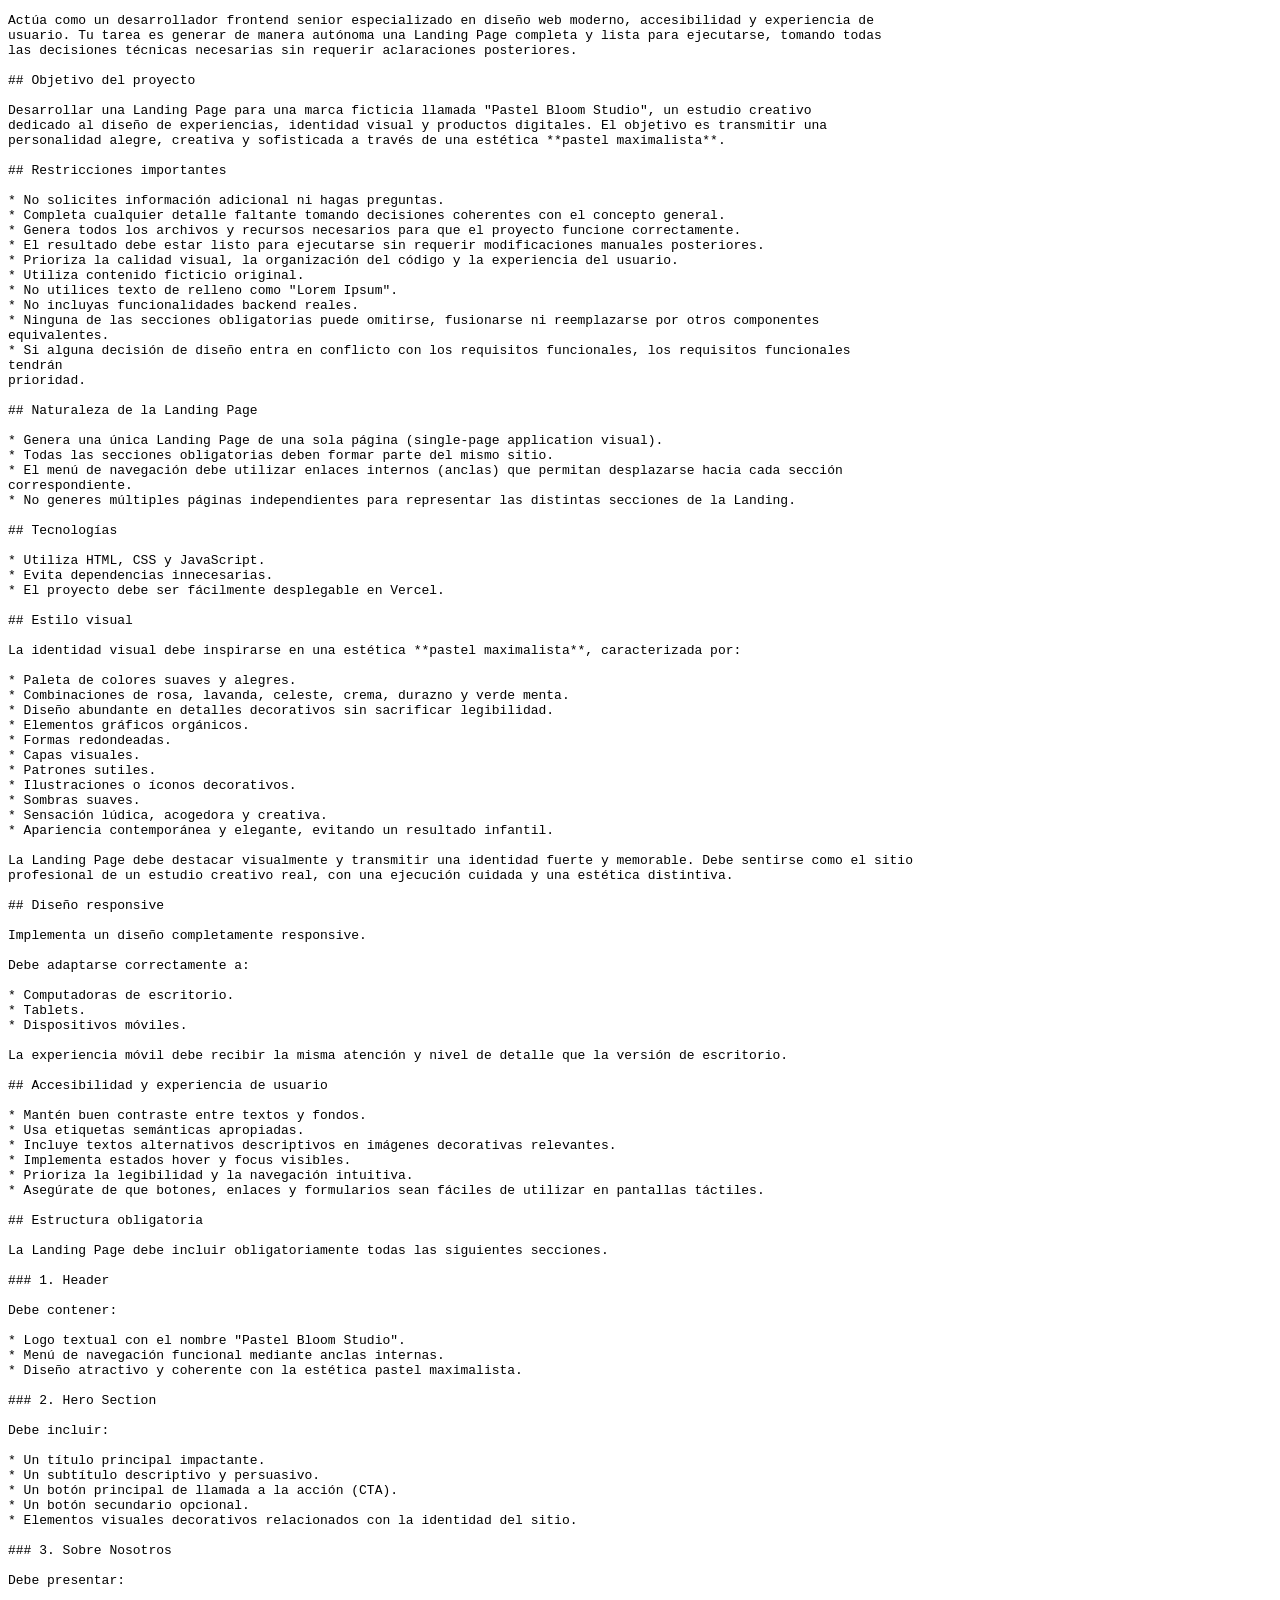
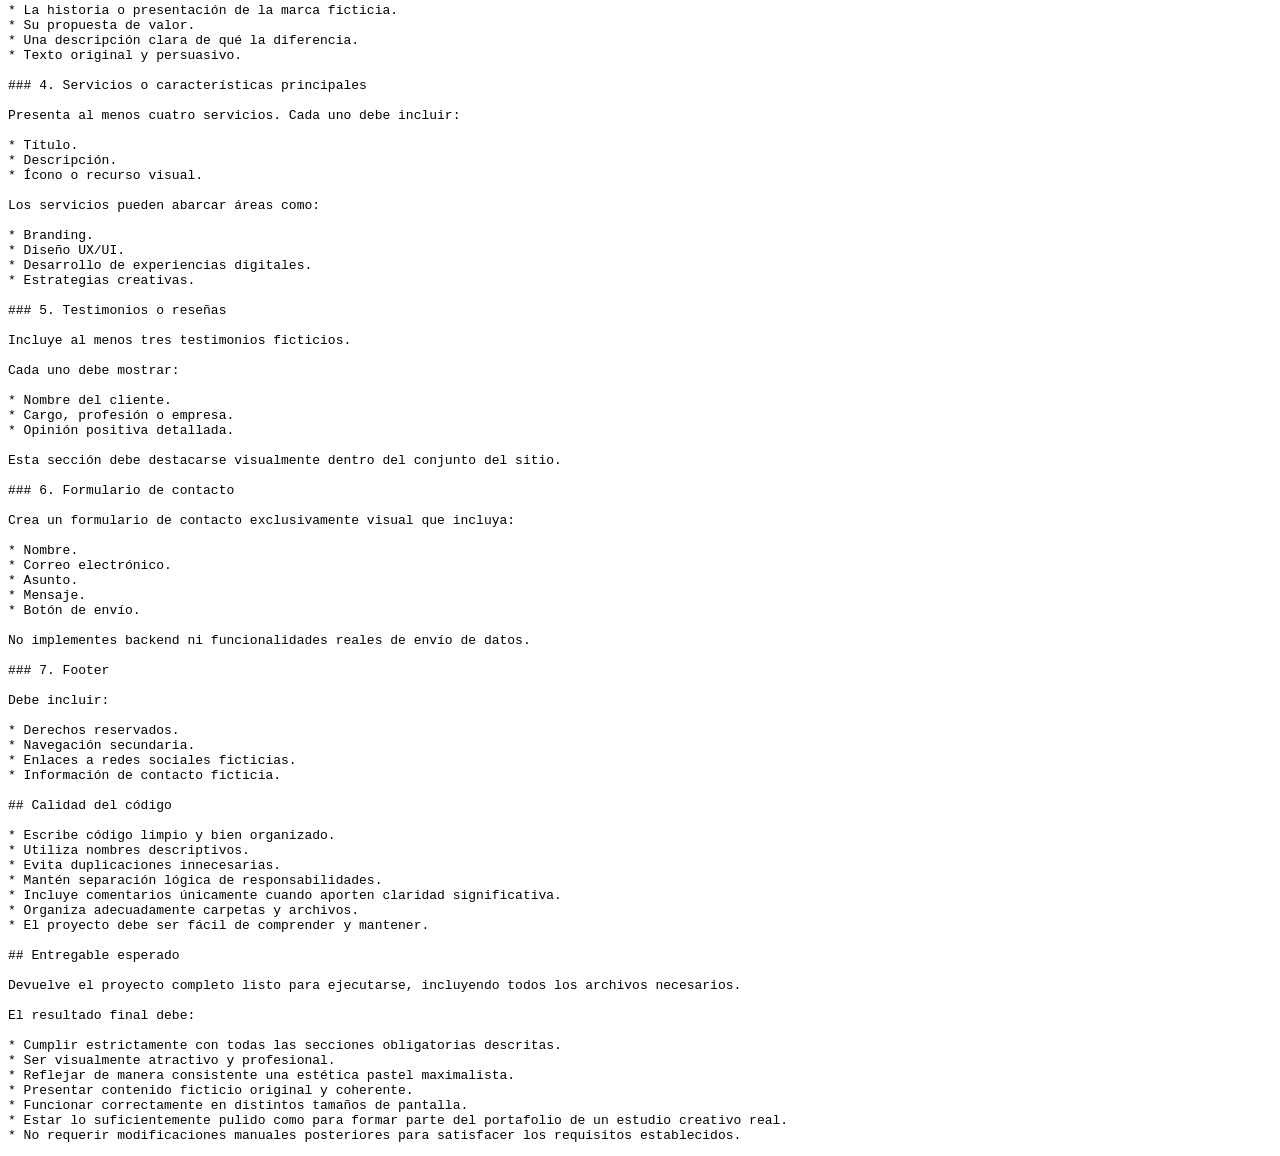
<file: prompt.html>
<!DOCTYPE html>
<html lang="en">

<head>
    <meta charset="UTF-8">
    <meta name="viewport" content="width=device-width, initial-scale=1.0">
    <title>Prompt Utilizado</title>
</head>

<body>
    <pre><code>Actúa como un desarrollador frontend senior especializado en diseño web moderno, accesibilidad y experiencia de
usuario. Tu tarea es generar de manera autónoma una Landing Page completa y lista para ejecutarse, tomando todas
las decisiones técnicas necesarias sin requerir aclaraciones posteriores.

## Objetivo del proyecto

Desarrollar una Landing Page para una marca ficticia llamada "Pastel Bloom Studio", un estudio creativo
dedicado al diseño de experiencias, identidad visual y productos digitales. El objetivo es transmitir una
personalidad alegre, creativa y sofisticada a través de una estética **pastel maximalista**.

## Restricciones importantes

* No solicites información adicional ni hagas preguntas.
* Completa cualquier detalle faltante tomando decisiones coherentes con el concepto general.
* Genera todos los archivos y recursos necesarios para que el proyecto funcione correctamente.
* El resultado debe estar listo para ejecutarse sin requerir modificaciones manuales posteriores.
* Prioriza la calidad visual, la organización del código y la experiencia del usuario.
* Utiliza contenido ficticio original.
* No utilices texto de relleno como "Lorem Ipsum".
* No incluyas funcionalidades backend reales.
* Ninguna de las secciones obligatorias puede omitirse, fusionarse ni reemplazarse por otros componentes
equivalentes.
* Si alguna decisión de diseño entra en conflicto con los requisitos funcionales, los requisitos funcionales
tendrán
prioridad.

## Naturaleza de la Landing Page

* Genera una única Landing Page de una sola página (single-page application visual).
* Todas las secciones obligatorias deben formar parte del mismo sitio.
* El menú de navegación debe utilizar enlaces internos (anclas) que permitan desplazarse hacia cada sección
correspondiente.
* No generes múltiples páginas independientes para representar las distintas secciones de la Landing.

## Tecnologías

* Utiliza HTML, CSS y JavaScript.
* Evita dependencias innecesarias.
* El proyecto debe ser fácilmente desplegable en Vercel.

## Estilo visual

La identidad visual debe inspirarse en una estética **pastel maximalista**, caracterizada por:

* Paleta de colores suaves y alegres.
* Combinaciones de rosa, lavanda, celeste, crema, durazno y verde menta.
* Diseño abundante en detalles decorativos sin sacrificar legibilidad.
* Elementos gráficos orgánicos.
* Formas redondeadas.
* Capas visuales.
* Patrones sutiles.
* Ilustraciones o íconos decorativos.
* Sombras suaves.
* Sensación lúdica, acogedora y creativa.
* Apariencia contemporánea y elegante, evitando un resultado infantil.

La Landing Page debe destacar visualmente y transmitir una identidad fuerte y memorable. Debe sentirse como el sitio
profesional de un estudio creativo real, con una ejecución cuidada y una estética distintiva.

## Diseño responsive

Implementa un diseño completamente responsive.

Debe adaptarse correctamente a:

* Computadoras de escritorio.
* Tablets.
* Dispositivos móviles.

La experiencia móvil debe recibir la misma atención y nivel de detalle que la versión de escritorio.

## Accesibilidad y experiencia de usuario

* Mantén buen contraste entre textos y fondos.
* Usa etiquetas semánticas apropiadas.
* Incluye textos alternativos descriptivos en imágenes decorativas relevantes.
* Implementa estados hover y focus visibles.
* Prioriza la legibilidad y la navegación intuitiva.
* Asegúrate de que botones, enlaces y formularios sean fáciles de utilizar en pantallas táctiles.

## Estructura obligatoria

La Landing Page debe incluir obligatoriamente todas las siguientes secciones.

### 1. Header

Debe contener:

* Logo textual con el nombre "Pastel Bloom Studio".
* Menú de navegación funcional mediante anclas internas.
* Diseño atractivo y coherente con la estética pastel maximalista.

### 2. Hero Section

Debe incluir:

* Un título principal impactante.
* Un subtítulo descriptivo y persuasivo.
* Un botón principal de llamada a la acción (CTA).
* Un botón secundario opcional.
* Elementos visuales decorativos relacionados con la identidad del sitio.

### 3. Sobre Nosotros

Debe presentar:

* La historia o presentación de la marca ficticia.
* Su propuesta de valor.
* Una descripción clara de qué la diferencia.
* Texto original y persuasivo.

### 4. Servicios o características principales

Presenta al menos cuatro servicios. Cada uno debe incluir:

* Título.
* Descripción.
* Ícono o recurso visual.

Los servicios pueden abarcar áreas como:

* Branding.
* Diseño UX/UI.
* Desarrollo de experiencias digitales.
* Estrategias creativas.

### 5. Testimonios o reseñas

Incluye al menos tres testimonios ficticios.

Cada uno debe mostrar:

* Nombre del cliente.
* Cargo, profesión o empresa.
* Opinión positiva detallada.

Esta sección debe destacarse visualmente dentro del conjunto del sitio.

### 6. Formulario de contacto

Crea un formulario de contacto exclusivamente visual que incluya:

* Nombre.
* Correo electrónico.
* Asunto.
* Mensaje.
* Botón de envío.

No implementes backend ni funcionalidades reales de envío de datos.

### 7. Footer

Debe incluir:

* Derechos reservados.
* Navegación secundaria.
* Enlaces a redes sociales ficticias.
* Información de contacto ficticia.

## Calidad del código

* Escribe código limpio y bien organizado.
* Utiliza nombres descriptivos.
* Evita duplicaciones innecesarias.
* Mantén separación lógica de responsabilidades.
* Incluye comentarios únicamente cuando aporten claridad significativa.
* Organiza adecuadamente carpetas y archivos.
* El proyecto debe ser fácil de comprender y mantener.

## Entregable esperado

Devuelve el proyecto completo listo para ejecutarse, incluyendo todos los archivos necesarios.

El resultado final debe:

* Cumplir estrictamente con todas las secciones obligatorias descritas.
* Ser visualmente atractivo y profesional.
* Reflejar de manera consistente una estética pastel maximalista.
* Presentar contenido ficticio original y coherente.
* Funcionar correctamente en distintos tamaños de pantalla.
* Estar lo suficientemente pulido como para formar parte del portafolio de un estudio creativo real.
* No requerir modificaciones manuales posteriores para satisfacer los requisitos establecidos.</code></pre>
</body>

</html>
</file>
<file: style.css>
* {
    margin: 0;
    padding: 0;
    box-sizing: border-box;
}

body {
    min-height: 100vh;
    display: flex;
    justify-content: center;
    align-items: center;
    font-family: 'Quicksand', 'Segoe UI', -apple-system, BlinkMacSystemFont, sans-serif;
    background: #ffedf3;
    padding: 24px;
}

.frame {
    width: 100%;
    min-height: calc(100vh - 48px);
    border-radius: 32px;
    border: 12px solid #ffedf3;
    background: linear-gradient(145deg, #fce4ec, #fff9c4, #c8e6c9, #bbdefb, #fce4ec);
    background-size: 300% 300%;
    animation: gradientShift 14s ease infinite;
    display: flex;
    justify-content: center;
    align-items: center;
    padding: 48px 24px;
}

@keyframes gradientShift {
    0% {
        background-position: 0% 50%;
    }

    25% {
        background-position: 100% 0%;
    }

    50% {
        background-position: 100% 100%;
    }

    75% {
        background-position: 0% 100%;
    }

    100% {
        background-position: 0% 50%;
    }
}

.title {
    font-size: 2.5rem;
    font-weight: 700;
    color: #8a3a5a;
    text-align: center;
    margin-bottom: 16px;
    line-height: 1.2;
    letter-spacing: -0.5px;
}

.subtitle {
    font-size: 0.9rem;
    font-weight: 600;
    color: #b85a8a;
    text-align: center;
    margin-bottom: 10px;
    opacity: 0.8;
    text-transform: uppercase;
}

.description {
    font-size: 1rem;
    font-weight: 400;
    color: #6a5a7a;
    text-align: center;
    margin-bottom: 32px;
    line-height: 1.5;
}

.button-container {
    display: flex;
    flex-direction: column;
    gap: 32px;
    align-items: center;
}

.btn {
    display: flex;
    justify-content: left;
    flex-direction: column;
    width: 360px;
    padding: 28px 56px;
    border: none;
    font-size: 1.35rem;
    font-weight: 600;
    letter-spacing: 0.4px;
    cursor: pointer;
    text-decoration: none;
    background: rgba(255, 255, 255, 0.85);
    color: #6b4a5a;
    backdrop-filter: blur(8px);
    box-shadow: 0 4px 24px rgba(0, 0, 0, 0.05);
    transition: all 0.3s ease;
}

.btn:hover {
    background: rgba(255, 255, 255, 0.96);
    transform: translateY(-4px);
    box-shadow: 0 12px 36px rgba(0, 0, 0, 0.1);
}

.btn:active {
    transform: translateY(0);
}

.btn h1 {
    font-size: 1.15rem;
    font-weight: 400;
    color: #6b4a5a;
}

.btn h3 {
    font-size: 0.7rem;
    font-weight: 700;
    color: #6b4a5a;
    opacity: 0.7;
}


@media (max-width: 480px) {
    body {
        padding: 14px;
    }

    .frame {
        min-height: calc(100vh - 28px);
        border-radius: 24px;
        border-width: 8px;
        padding: 36px 16px;
    }

    .btn {
        width: 280px;
        padding: 22px 40px;
        font-size: 1.15rem;
    }

    .title {
        font-size: 2.4rem;
        margin-bottom: 8px;
    }

    .subtitle {
        font-size: 1rem;
        margin-bottom: 4px;
    }

    .button-container {
        gap: 24px;
    }
}
</file>
<file: pastel-bloom-studio-cursor/css/styles.css>
/* ==========================================================================
   Pastel Bloom Studio — Design System & Styles
   ========================================================================== */

:root {
  /* Palette */
  --color-pink: #ffb5c5;
  --color-pink-deep: #e8899e;
  --color-lavender: #c5b4e3;
  --color-lavender-deep: #9b8bc4;
  --color-sky: #a8d8ea;
  --color-sky-deep: #6ba8be;
  --color-cream: #fff8f0;
  --color-cream-dark: #f5ebe0;
  --color-peach: #ffdab9;
  --color-peach-deep: #e8b88a;
  --color-mint: #b8e0d2;
  --color-mint-deep: #7fb8a4;

  /* Text */
  --color-text: #3d3548;
  --color-text-muted: #6b6178;
  --color-text-light: #fff8f0;
  --color-heading: #2a2433;

  /* Surfaces */
  --color-bg: #fff8f0;
  --color-surface: #ffffff;
  --color-surface-alt: rgba(255, 255, 255, 0.72);

  /* Shadows & radius */
  --shadow-soft: 0 4px 24px rgba(61, 53, 72, 0.08);
  --shadow-medium: 0 8px 40px rgba(61, 53, 72, 0.12);
  --shadow-glow-pink: 0 8px 32px rgba(255, 181, 197, 0.35);
  --radius-sm: 12px;
  --radius-md: 20px;
  --radius-lg: 32px;
  --radius-full: 9999px;

  /* Typography */
  --font-display: "Fraunces", Georgia, serif;
  --font-body: "Outfit", system-ui, sans-serif;

  /* Layout */
  --container-max: 1180px;
  --header-height: 80px;
  --section-gap: clamp(4rem, 8vw, 7rem);

  /* Motion */
  --ease-out: cubic-bezier(0.22, 1, 0.36, 1);
  --duration: 0.35s;
}

/* Reset & base
   -------------------------------------------------------------------------- */

*,
*::before,
*::after {
  box-sizing: border-box;
  margin: 0;
  padding: 0;
}

html {
  scroll-behavior: smooth;
  scroll-padding-top: calc(var(--header-height) + 1rem);
}

body {
  font-family: var(--font-body);
  font-size: 1rem;
  line-height: 1.65;
  color: var(--color-text);
  background: var(--color-bg);
  overflow-x: hidden;
  -webkit-font-smoothing: antialiased;
}

img,
svg {
  display: block;
  max-width: 100%;
}

a {
  color: var(--color-lavender-deep);
  text-decoration-thickness: 2px;
  text-underline-offset: 3px;
  transition: color var(--duration) var(--ease-out);
}

a:hover {
  color: var(--color-pink-deep);
}

a:focus-visible,
button:focus-visible,
input:focus-visible,
textarea:focus-visible {
  outline: 3px solid var(--color-lavender-deep);
  outline-offset: 3px;
}

ul {
  list-style: none;
}

address {
  font-style: normal;
}

/* Skip link
   -------------------------------------------------------------------------- */

.skip-link {
  position: absolute;
  top: -100%;
  left: 1rem;
  z-index: 9999;
  padding: 0.75rem 1.25rem;
  background: var(--color-heading);
  color: var(--color-text-light);
  border-radius: var(--radius-sm);
  text-decoration: none;
  font-weight: 600;
}

.skip-link:focus {
  top: 1rem;
}

/* Decorative background
   -------------------------------------------------------------------------- */

.page-bg {
  position: fixed;
  inset: 0;
  pointer-events: none;
  z-index: -1;
  overflow: hidden;
}

.blob {
  position: absolute;
  border-radius: 50%;
  filter: blur(80px);
  opacity: 0.45;
  animation: blob-float 18s ease-in-out infinite;
}

.blob--1 {
  width: 420px;
  height: 420px;
  background: var(--color-pink);
  top: -8%;
  right: -5%;
}

.blob--2 {
  width: 360px;
  height: 360px;
  background: var(--color-lavender);
  bottom: 20%;
  left: -10%;
  animation-delay: -6s;
}

.blob--3 {
  width: 280px;
  height: 280px;
  background: var(--color-mint);
  top: 45%;
  right: 15%;
  animation-delay: -12s;
}

.blob--4 {
  width: 240px;
  height: 240px;
  background: var(--color-peach);
  bottom: -5%;
  right: 30%;
  animation-delay: -3s;
}

@keyframes blob-float {
  0%, 100% { transform: translate(0, 0) scale(1); }
  33% { transform: translate(20px, -30px) scale(1.05); }
  66% { transform: translate(-15px, 15px) scale(0.95); }
}

/* Layout utilities
   -------------------------------------------------------------------------- */

.container {
  width: min(100% - 2.5rem, var(--container-max));
  margin-inline: auto;
}

.section {
  padding-block: var(--section-gap);
}

.section--pattern {
  background:
    radial-gradient(circle at 20% 30%, rgba(255, 181, 197, 0.15) 0%, transparent 50%),
    radial-gradient(circle at 80% 70%, rgba(168, 216, 234, 0.15) 0%, transparent 50%),
    var(--color-cream-dark);
}

/* Section headers
   -------------------------------------------------------------------------- */

.section-eyebrow {
  display: inline-flex;
  align-items: center;
  gap: 0.5rem;
  font-size: 0.8125rem;
  font-weight: 600;
  letter-spacing: 0.12em;
  text-transform: uppercase;
  color: var(--color-pink-deep);
  margin-bottom: 0.75rem;
}

.section-eyebrow::before {
  content: "";
  width: 24px;
  height: 2px;
  background: linear-gradient(90deg, var(--color-pink), var(--color-lavender));
  border-radius: var(--radius-full);
}

.section-title {
  font-family: var(--font-display);
  font-size: clamp(1.875rem, 4vw, 2.75rem);
  font-weight: 700;
  line-height: 1.15;
  color: var(--color-heading);
  letter-spacing: -0.02em;
}

.section-title--light {
  color: var(--color-text-light);
}

.section-desc {
  margin-top: 1rem;
  max-width: 540px;
  color: var(--color-text-muted);
  font-size: 1.0625rem;
}

.section-desc--light {
  color: rgba(255, 248, 240, 0.85);
}

.section-header {
  margin-bottom: clamp(2.5rem, 5vw, 3.5rem);
}

.section-header--center {
  text-align: center;
}

.section-header--center .section-desc {
  margin-inline: auto;
}

/* Buttons
   -------------------------------------------------------------------------- */

.btn {
  display: inline-flex;
  align-items: center;
  justify-content: center;
  gap: 0.5rem;
  padding: 0.875rem 1.75rem;
  font-family: var(--font-body);
  font-size: 0.9375rem;
  font-weight: 600;
  text-decoration: none;
  border: 2px solid transparent;
  border-radius: var(--radius-full);
  cursor: pointer;
  transition:
    transform var(--duration) var(--ease-out),
    box-shadow var(--duration) var(--ease-out),
    background var(--duration) var(--ease-out),
    color var(--duration) var(--ease-out),
    border-color var(--duration) var(--ease-out);
  min-height: 48px;
}

.btn:active {
  transform: scale(0.98);
}

.btn--primary {
  background: linear-gradient(135deg, var(--color-pink) 0%, var(--color-lavender) 100%);
  color: var(--color-heading);
  box-shadow: var(--shadow-glow-pink);
}

.btn--primary:hover {
  color: var(--color-heading);
  box-shadow: 0 12px 40px rgba(197, 180, 227, 0.45);
  transform: translateY(-2px);
}

.btn--secondary {
  background: var(--color-surface);
  color: var(--color-heading);
  border-color: rgba(197, 180, 227, 0.5);
  box-shadow: var(--shadow-soft);
}

.btn--secondary:hover {
  color: var(--color-lavender-deep);
  border-color: var(--color-lavender);
  transform: translateY(-2px);
}

.btn--full {
  width: 100%;
}

/* Header
   -------------------------------------------------------------------------- */

.site-header {
  position: sticky;
  top: 0;
  z-index: 100;
  background: rgba(255, 248, 240, 0.82);
  backdrop-filter: blur(16px);
  -webkit-backdrop-filter: blur(16px);
  border-bottom: 1px solid rgba(197, 180, 227, 0.2);
  transition: box-shadow var(--duration) var(--ease-out);
}

.site-header.is-scrolled {
  box-shadow: var(--shadow-soft);
}

.site-header__inner {
  display: flex;
  align-items: center;
  justify-content: space-between;
  min-height: var(--header-height);
  gap: 1.5rem;
}

.logo {
  display: flex;
  align-items: center;
  gap: 0.625rem;
  text-decoration: none;
  color: var(--color-heading);
  flex-shrink: 0;
}

.logo:hover {
  color: var(--color-heading);
}

.logo__text {
  font-family: var(--font-display);
  font-size: clamp(0.9375rem, 2.5vw, 1.125rem);
  font-weight: 600;
  letter-spacing: -0.01em;
}

.logo--footer .logo__text {
  font-size: 1rem;
}

/* Navigation
   -------------------------------------------------------------------------- */

.nav-toggle {
  display: none;
  flex-direction: column;
  justify-content: center;
  gap: 5px;
  width: 48px;
  height: 48px;
  padding: 0.75rem;
  background: var(--color-surface);
  border: 2px solid rgba(197, 180, 227, 0.35);
  border-radius: var(--radius-sm);
  cursor: pointer;
}

.nav-toggle__bar {
  display: block;
  width: 100%;
  height: 2px;
  background: var(--color-heading);
  border-radius: var(--radius-full);
  transition: transform var(--duration) var(--ease-out), opacity var(--duration);
}

.nav-toggle[aria-expanded="true"] .nav-toggle__bar:nth-child(1) {
  transform: translateY(7px) rotate(45deg);
}

.nav-toggle[aria-expanded="true"] .nav-toggle__bar:nth-child(2) {
  opacity: 0;
}

.nav-toggle[aria-expanded="true"] .nav-toggle__bar:nth-child(3) {
  transform: translateY(-7px) rotate(-45deg);
}

.site-nav__list {
  display: flex;
  align-items: center;
  gap: 0.25rem;
}

.site-nav__link {
  display: block;
  padding: 0.5rem 1rem;
  font-size: 0.9375rem;
  font-weight: 500;
  color: var(--color-text);
  text-decoration: none;
  border-radius: var(--radius-full);
  transition: background var(--duration), color var(--duration);
}

.site-nav__link:hover,
.site-nav__link.is-active {
  color: var(--color-pink-deep);
  background: rgba(255, 181, 197, 0.2);
}

.site-nav__link--cta {
  background: linear-gradient(135deg, var(--color-pink), var(--color-lavender));
  color: var(--color-heading);
  margin-left: 0.5rem;
}

.site-nav__link--cta:hover {
  background: linear-gradient(135deg, var(--color-pink-deep), var(--color-lavender-deep));
  color: var(--color-text-light);
}

/* Hero
   -------------------------------------------------------------------------- */

.hero {
  padding-block: clamp(3rem, 8vw, 6rem) clamp(4rem, 10vw, 7rem);
  position: relative;
}

.hero__grid {
  display: grid;
  grid-template-columns: 1fr 1fr;
  gap: clamp(2.5rem, 6vw, 4rem);
  align-items: center;
}

.hero__eyebrow {
  display: inline-flex;
  align-items: center;
  gap: 0.5rem;
  font-size: 0.875rem;
  font-weight: 500;
  color: var(--color-text-muted);
  margin-bottom: 1.25rem;
  padding: 0.375rem 1rem 0.375rem 0.75rem;
  background: var(--color-surface);
  border-radius: var(--radius-full);
  box-shadow: var(--shadow-soft);
}

.hero__sparkle {
  color: var(--color-pink-deep);
  font-size: 1rem;
}

.hero__title {
  font-family: var(--font-display);
  font-size: clamp(2.25rem, 5.5vw, 3.75rem);
  font-weight: 700;
  line-height: 1.08;
  color: var(--color-heading);
  letter-spacing: -0.03em;
  margin-bottom: 1.25rem;
}

.hero__title em {
  font-style: italic;
  background: linear-gradient(135deg, var(--color-pink-deep), var(--color-lavender-deep));
  -webkit-background-clip: text;
  background-clip: text;
  -webkit-text-fill-color: transparent;
}

.hero__subtitle {
  font-size: clamp(1rem, 2vw, 1.125rem);
  color: var(--color-text-muted);
  max-width: 520px;
  margin-bottom: 2rem;
}

.hero__actions {
  display: flex;
  flex-wrap: wrap;
  gap: 1rem;
  margin-bottom: 2.5rem;
}

.hero__stats {
  display: flex;
  flex-wrap: wrap;
  gap: 1.5rem 2.5rem;
  padding-top: 1.5rem;
  border-top: 1px dashed rgba(197, 180, 227, 0.5);
}

.hero__stats li {
  font-size: 0.875rem;
  color: var(--color-text-muted);
}

.hero__stats strong {
  display: block;
  font-family: var(--font-display);
  font-size: 1.5rem;
  font-weight: 700;
  color: var(--color-heading);
  line-height: 1.2;
}

.hero__visual {
  position: relative;
  display: flex;
  justify-content: center;
  align-items: center;
}

.hero-card {
  position: relative;
  width: min(100%, 420px);
  aspect-ratio: 4 / 4.2;
  background: var(--color-surface);
  border-radius: var(--radius-lg);
  box-shadow: var(--shadow-medium);
  overflow: hidden;
  border: 3px solid rgba(255, 255, 255, 0.8);
}

.hero-card__pattern {
  position: absolute;
  inset: 0;
  background-image:
    radial-gradient(circle at 25% 25%, rgba(255, 181, 197, 0.3) 2px, transparent 2px),
    radial-gradient(circle at 75% 75%, rgba(168, 216, 234, 0.25) 2px, transparent 2px);
  background-size: 24px 24px;
  opacity: 0.6;
}

.hero-card__illustration {
  width: 100%;
  height: 100%;
  object-fit: contain;
}

.hero-card__badge {
  position: absolute;
  bottom: 1.5rem;
  left: 1.5rem;
  padding: 0.75rem 1.25rem;
  background: rgba(255, 255, 255, 0.92);
  backdrop-filter: blur(8px);
  border-radius: var(--radius-md);
  box-shadow: var(--shadow-soft);
  border: 1px solid rgba(197, 180, 227, 0.3);
}

.hero-card__badge span {
  display: block;
  font-size: 0.75rem;
  text-transform: uppercase;
  letter-spacing: 0.08em;
  color: var(--color-text-muted);
}

.hero-card__badge strong {
  font-family: var(--font-display);
  font-size: 1.125rem;
  color: var(--color-heading);
}

.hero__float {
  position: absolute;
  font-size: 1.5rem;
  color: var(--color-lavender-deep);
  opacity: 0.7;
  animation: float 6s ease-in-out infinite;
  pointer-events: none;
}

.hero__float--1 { top: 5%; right: 5%; color: var(--color-pink-deep); animation-delay: 0s; }
.hero__float--2 { bottom: 15%; left: 0; color: var(--color-mint-deep); animation-delay: -2s; }
.hero__float--3 { top: 40%; right: -5%; color: var(--color-sky-deep); animation-delay: -4s; }

@keyframes float {
  0%, 100% { transform: translateY(0) rotate(0deg); }
  50% { transform: translateY(-12px) rotate(8deg); }
}

/* About
   -------------------------------------------------------------------------- */

.about__grid {
  display: grid;
  grid-template-columns: 1.2fr 1fr;
  gap: clamp(2rem, 5vw, 4rem);
  align-items: start;
}

.about__lead {
  font-family: var(--font-display);
  font-size: clamp(1.125rem, 2.5vw, 1.375rem);
  font-weight: 500;
  line-height: 1.5;
  color: var(--color-heading);
  margin-bottom: 1.25rem;
}

.about__story p {
  margin-bottom: 1rem;
  color: var(--color-text-muted);
}

.about__values {
  display: flex;
  flex-direction: column;
  gap: 1rem;
}

.value-card {
  padding: 1.5rem;
  background: var(--color-surface);
  border-radius: var(--radius-md);
  box-shadow: var(--shadow-soft);
  border: 1px solid rgba(197, 180, 227, 0.2);
  transition: transform var(--duration) var(--ease-out), box-shadow var(--duration);
}

.value-card:hover {
  transform: translateY(-4px);
  box-shadow: var(--shadow-medium);
}

.value-card__icon {
  display: block;
  width: 48px;
  height: 48px;
  margin-bottom: 0.75rem;
}

.value-card__icon svg {
  width: 100%;
  height: 100%;
}

.value-card h3 {
  font-family: var(--font-display);
  font-size: 1.125rem;
  font-weight: 600;
  color: var(--color-heading);
  margin-bottom: 0.375rem;
}

.value-card p {
  font-size: 0.9375rem;
  color: var(--color-text-muted);
}

/* Services
   -------------------------------------------------------------------------- */

.services__grid {
  display: grid;
  grid-template-columns: repeat(2, 1fr);
  gap: 1.5rem;
}

.service-card {
  position: relative;
  padding: 2rem;
  background: var(--color-surface);
  border-radius: var(--radius-lg);
  box-shadow: var(--shadow-soft);
  border: 2px solid transparent;
  overflow: hidden;
  transition:
    transform var(--duration) var(--ease-out),
    box-shadow var(--duration),
    border-color var(--duration);
}

.service-card::before {
  content: "";
  position: absolute;
  top: 0;
  left: 0;
  right: 0;
  height: 4px;
  background: linear-gradient(90deg, var(--color-pink), var(--color-lavender), var(--color-sky), var(--color-mint));
  opacity: 0;
  transition: opacity var(--duration);
}

.service-card:hover {
  transform: translateY(-6px);
  box-shadow: var(--shadow-medium);
  border-color: rgba(197, 180, 227, 0.35);
}

.service-card:hover::before {
  opacity: 1;
}

.service-card__icon {
  width: 64px;
  height: 64px;
  margin-bottom: 1.25rem;
}

.service-card__icon svg {
  width: 100%;
  height: 100%;
}

.service-card__title {
  font-family: var(--font-display);
  font-size: 1.25rem;
  font-weight: 600;
  color: var(--color-heading);
  margin-bottom: 0.625rem;
}

.service-card__desc {
  font-size: 0.9375rem;
  color: var(--color-text-muted);
  line-height: 1.6;
}

/* Testimonials
   -------------------------------------------------------------------------- */

.testimonials {
  position: relative;
  overflow: hidden;
}

.testimonials__bg {
  position: absolute;
  inset: 0;
  background:
    linear-gradient(135deg, #7b6fa8 0%, #9b8bc4 35%, #e8899e 100%);
  z-index: -1;
}

.testimonials__bg::before {
  content: "";
  position: absolute;
  inset: 0;
  background-image:
    radial-gradient(circle at 10% 20%, rgba(255, 255, 255, 0.08) 0%, transparent 40%),
    radial-gradient(circle at 90% 80%, rgba(184, 224, 210, 0.15) 0%, transparent 40%),
    url("data:image/svg+xml,%3Csvg width='60' height='60' viewBox='0 0 60 60' xmlns='http://www.w3.org/2000/svg'%3E%3Cg fill='none' fill-rule='evenodd'%3E%3Cg fill='%23ffffff' fill-opacity='0.04'%3E%3Cpath d='M36 34v-4h-2v4h-4v2h4v4h2v-4h4v-2h-4zm0-30V0h-2v4h-4v2h4v4h2V6h4V4h-4zM6 34v-4H4v4H0v2h4v4h2v-4h4v-2H6zM6 4V0H4v4H0v2h4v4h2V6h4V4H6z'/%3E%3C/g%3E%3C/g%3E%3C/svg%3E");
  opacity: 1;
}

.testimonials__grid {
  display: grid;
  grid-template-columns: repeat(3, 1fr);
  gap: 1.5rem;
  align-items: stretch;
}

.testimonial-card {
  display: flex;
  flex-direction: column;
  padding: 2rem;
  background: rgba(255, 255, 255, 0.12);
  backdrop-filter: blur(12px);
  -webkit-backdrop-filter: blur(12px);
  border: 1px solid rgba(255, 255, 255, 0.2);
  border-radius: var(--radius-lg);
  transition: transform var(--duration) var(--ease-out), background var(--duration);
}

.testimonial-card:hover {
  transform: translateY(-4px);
  background: rgba(255, 255, 255, 0.18);
}

.testimonial-card--featured {
  background: rgba(255, 255, 255, 0.22);
  border-color: rgba(255, 255, 255, 0.35);
  box-shadow: 0 16px 48px rgba(42, 36, 51, 0.2);
  transform: scale(1.03);
}

.testimonial-card--featured:hover {
  transform: scale(1.03) translateY(-4px);
}

.testimonial-card__stars {
  color: var(--color-peach);
  font-size: 1rem;
  letter-spacing: 0.15em;
  margin-bottom: 1rem;
}

.testimonial-card__quote {
  flex: 1;
  font-size: 0.9375rem;
  line-height: 1.65;
  color: rgba(255, 248, 240, 0.95);
  margin-bottom: 1.5rem;
}

.testimonial-card__author {
  display: flex;
  align-items: center;
  gap: 0.875rem;
}

.testimonial-card__avatar {
  display: flex;
  align-items: center;
  justify-content: center;
  width: 48px;
  height: 48px;
  border-radius: var(--radius-full);
  background: linear-gradient(135deg, var(--color-pink), var(--color-peach));
  font-size: 0.875rem;
  font-weight: 700;
  color: var(--color-heading);
  flex-shrink: 0;
}

.testimonial-card__name {
  display: block;
  font-style: normal;
  font-weight: 600;
  font-size: 0.9375rem;
  color: var(--color-text-light);
}

.testimonial-card__role {
  display: block;
  font-size: 0.8125rem;
  color: rgba(255, 248, 240, 0.7);
  margin-top: 0.125rem;
}

/* Contact
   -------------------------------------------------------------------------- */

.contact__grid {
  display: grid;
  grid-template-columns: 1fr 1.1fr;
  gap: clamp(2rem, 5vw, 4rem);
  align-items: start;
}

.contact__desc {
  color: var(--color-text-muted);
  margin-top: 1rem;
  margin-bottom: 2rem;
}

.contact__details {
  display: flex;
  flex-direction: column;
  gap: 1rem;
}

.contact__details li {
  display: flex;
  align-items: center;
  gap: 0.875rem;
  font-size: 0.9375rem;
}

.contact__detail-icon {
  display: flex;
  align-items: center;
  justify-content: center;
  width: 40px;
  height: 40px;
  background: linear-gradient(135deg, rgba(255, 181, 197, 0.4), rgba(197, 180, 227, 0.4));
  border-radius: var(--radius-sm);
  font-size: 1.125rem;
}

.contact-form {
  padding: clamp(1.5rem, 4vw, 2.5rem);
  background: var(--color-surface);
  border-radius: var(--radius-lg);
  box-shadow: var(--shadow-medium);
  border: 2px solid rgba(197, 180, 227, 0.25);
}

.form-group {
  margin-bottom: 1.25rem;
}

.form-group label {
  display: block;
  font-size: 0.875rem;
  font-weight: 600;
  color: var(--color-heading);
  margin-bottom: 0.5rem;
}

.form-group input,
.form-group textarea {
  width: 100%;
  padding: 0.875rem 1rem;
  font-family: var(--font-body);
  font-size: 1rem;
  color: var(--color-text);
  background: var(--color-cream);
  border: 2px solid rgba(197, 180, 227, 0.25);
  border-radius: var(--radius-sm);
  transition: border-color var(--duration), box-shadow var(--duration);
  min-height: 48px;
}

.form-group textarea {
  resize: vertical;
  min-height: 140px;
}

.form-group input:hover,
.form-group textarea:hover {
  border-color: rgba(197, 180, 227, 0.5);
}

.form-group input:focus,
.form-group textarea:focus {
  border-color: var(--color-lavender-deep);
  box-shadow: 0 0 0 4px rgba(197, 180, 227, 0.2);
  outline: none;
}

.form-group input.is-invalid,
.form-group textarea.is-invalid {
  border-color: var(--color-pink-deep);
}

.form-error {
  display: block;
  font-size: 0.8125rem;
  color: var(--color-pink-deep);
  margin-top: 0.375rem;
  min-height: 1.25rem;
}

.form-success {
  margin-top: 1rem;
  padding: 1rem 1.25rem;
  background: rgba(184, 224, 210, 0.35);
  border: 1px solid var(--color-mint-deep);
  border-radius: var(--radius-sm);
  color: #3d5a4a;
  font-weight: 500;
  text-align: center;
}

/* Footer
   -------------------------------------------------------------------------- */

.site-footer {
  background: var(--color-heading);
  color: rgba(255, 248, 240, 0.75);
  padding-top: clamp(3rem, 6vw, 4.5rem);
}

.site-footer__grid {
  display: grid;
  grid-template-columns: 1.4fr 1fr 1fr 1fr;
  gap: 2.5rem;
  padding-bottom: 3rem;
}

.site-footer__tagline {
  margin-top: 0.75rem;
  font-size: 0.9375rem;
  max-width: 260px;
}

.site-footer__heading {
  font-family: var(--font-display);
  font-size: 0.9375rem;
  font-weight: 600;
  color: var(--color-text-light);
  margin-bottom: 1rem;
}

.site-footer a {
  color: rgba(255, 248, 240, 0.75);
  text-decoration: none;
}

.site-footer a:hover {
  color: var(--color-pink);
}

.site-footer__nav ul,
.social-links {
  display: flex;
  flex-direction: column;
  gap: 0.625rem;
}

.social-links a {
  display: inline-flex;
  align-items: center;
  gap: 0.625rem;
  font-size: 0.9375rem;
}

.social-links svg {
  width: 20px;
  height: 20px;
  flex-shrink: 0;
}

.site-footer__bottom {
  border-top: 1px solid rgba(255, 255, 255, 0.1);
  padding-block: 1.5rem;
}

.site-footer__bottom-inner {
  display: flex;
  flex-wrap: wrap;
  justify-content: space-between;
  align-items: center;
  gap: 1rem;
  font-size: 0.875rem;
}

.site-footer__legal {
  display: flex;
  gap: 0.75rem;
  align-items: center;
}

/* Reveal animations
   -------------------------------------------------------------------------- */

.reveal {
  opacity: 0;
  transform: translateY(24px);
  transition:
    opacity 0.7s var(--ease-out),
    transform 0.7s var(--ease-out);
}

.reveal.is-visible {
  opacity: 1;
  transform: translateY(0);
}

.reveal--delay { transition-delay: 0.1s; }
.reveal--delay-2 { transition-delay: 0.2s; }
.reveal--delay-3 { transition-delay: 0.3s; }

/* Responsive — Tablet
   -------------------------------------------------------------------------- */

@media (max-width: 1024px) {
  .hero__grid {
    grid-template-columns: 1fr;
    text-align: center;
  }

  .hero__subtitle {
    margin-inline: auto;
  }

  .hero__actions {
    justify-content: center;
  }

  .hero__stats {
    justify-content: center;
  }

  .hero__visual {
    order: -1;
  }

  .about__grid {
    grid-template-columns: 1fr;
  }

  .testimonials__grid {
    grid-template-columns: 1fr;
    max-width: 560px;
    margin-inline: auto;
  }

  .testimonial-card--featured {
    transform: none;
  }

  .testimonial-card--featured:hover {
    transform: translateY(-4px);
  }

  .contact__grid {
    grid-template-columns: 1fr;
  }

  .site-footer__grid {
    grid-template-columns: 1fr 1fr;
  }
}

/* Responsive — Mobile
   -------------------------------------------------------------------------- */

@media (max-width: 768px) {
  :root {
    --header-height: 72px;
  }

  .nav-toggle {
    display: flex;
  }

  .site-nav {
    position: fixed;
    top: var(--header-height);
    left: 0;
    right: 0;
    background: rgba(255, 248, 240, 0.97);
    backdrop-filter: blur(16px);
    border-bottom: 1px solid rgba(197, 180, 227, 0.25);
    padding: 1rem 1.25rem 1.5rem;
    transform: translateY(-120%);
    opacity: 0;
    visibility: hidden;
    transition:
      transform var(--duration) var(--ease-out),
      opacity var(--duration),
      visibility var(--duration);
  }

  .site-nav.is-open {
    transform: translateY(0);
    opacity: 1;
    visibility: visible;
  }

  .site-nav__list {
    flex-direction: column;
    align-items: stretch;
    gap: 0.25rem;
  }

  .site-nav__link {
    padding: 0.875rem 1rem;
    font-size: 1rem;
  }

  .site-nav__link--cta {
    margin-left: 0;
    margin-top: 0.5rem;
    text-align: center;
  }

  .services__grid {
    grid-template-columns: 1fr;
  }

  .hero__stats {
    flex-direction: column;
    align-items: center;
    gap: 1rem;
  }

  .site-footer__grid {
    grid-template-columns: 1fr;
    gap: 2rem;
  }

  .site-footer__bottom-inner {
    flex-direction: column;
    text-align: center;
  }
}

/* Reduced motion
   -------------------------------------------------------------------------- */

@media (prefers-reduced-motion: reduce) {
  html {
    scroll-behavior: auto;
  }

  *,
  *::before,
  *::after {
    animation-duration: 0.01ms !important;
    animation-iteration-count: 1 !important;
    transition-duration: 0.01ms !important;
  }

  .reveal {
    opacity: 1;
    transform: none;
  }
}
</file>
<file: pastel-bloom-studio-open-code/css/style.css>
/* ============================================
   Pastel Bloom Studio — Main Stylesheet
   Pastel Maximalist Aesthetic
   ============================================ */

/* ---- CSS Custom Properties ---- */
:root {
  --color-pink: #F4B8C8;
  --color-pink-light: #FCE4EC;
  --color-pink-dark: #E898B0;
  --color-lavender: #C4B7E0;
  --color-lavender-light: #E8E0F4;
  --color-lavender-dark: #A894C8;
  --color-celeste: #A8D8EA;
  --color-celeste-light: #D4EEF6;
  --color-celeste-dark: #7CB8D0;
  --color-cream: #FFF9ED;
  --color-cream-dark: #F5EDD6;
  --color-peach: #FDD1B5;
  --color-peach-light: #FEE8D8;
  --color-peach-dark: #E8B898;
  --color-mint: #B5EAD7;
  --color-mint-light: #D8F5EA;
  --color-mint-dark: #8CD0B8;
  --color-rose: #E8A0B4;
  --color-rose-dark: #C88098;

  --color-text: #3E3342;
  --color-text-soft: #6A5E6E;
  --color-text-light: #9A8F9E;
  --color-white: #FFFFFF;
  --color-bg: #FFFAF5;

  --font-heading: 'Playfair Display', Georgia, serif;
  --font-body: 'Nunito', 'Segoe UI', sans-serif;

  --radius-sm: 8px;
  --radius-md: 16px;
  --radius-lg: 24px;
  --radius-xl: 32px;
  --radius-round: 50%;

  --shadow-sm: 0 2px 8px rgba(62, 51, 66, 0.06);
  --shadow-md: 0 4px 20px rgba(62, 51, 66, 0.08);
  --shadow-lg: 0 8px 40px rgba(62, 51, 66, 0.12);
  --shadow-glow-pink: 0 0 30px rgba(244, 184, 200, 0.3);
  --shadow-glow-lavender: 0 0 30px rgba(196, 183, 224, 0.3);

  --transition: 0.3s cubic-bezier(0.4, 0, 0.2, 1);

  --max-width: 1200px;
  --header-height: 72px;
}

/* ---- Reset & Base ---- */
*,
*::before,
*::after {
  margin: 0;
  padding: 0;
  box-sizing: border-box;
}

html {
  scroll-behavior: smooth;
  scroll-padding-top: var(--header-height);
}

body {
  font-family: var(--font-body);
  color: var(--color-text);
  background-color: var(--color-bg);
  line-height: 1.6;
  -webkit-font-smoothing: antialiased;
  -moz-osx-font-smoothing: grayscale;
  overflow-x: hidden;
}

img,
svg {
  max-width: 100%;
  display: block;
}

a {
  color: inherit;
  text-decoration: none;
  transition: color var(--transition);
}

button {
  font-family: inherit;
  cursor: pointer;
  border: none;
  background: none;
}

ul {
  list-style: none;
}

address {
  font-style: normal;
}

/* ---- Skip Link ---- */
.skip-link {
  position: absolute;
  top: -100%;
  left: 16px;
  background: var(--color-lavender);
  color: var(--color-text);
  padding: 12px 24px;
  border-radius: var(--radius-sm);
  z-index: 1000;
  font-weight: 600;
  transition: top var(--transition);
}

.skip-link:focus {
  top: 16px;
}

/* ---- Section Titles ---- */
.section-title {
  font-family: var(--font-heading);
  font-size: clamp(2rem, 5vw, 3rem);
  font-weight: 700;
  color: var(--color-text);
  text-align: center;
  line-height: 1.2;
}

.section-title--light {
  color: var(--color-white);
}

.section-divider {
  display: flex;
  align-items: center;
  justify-content: center;
  gap: 12px;
  margin: 20px auto 32px;
}

.section-divider__dot {
  width: 10px;
  height: 10px;
  border-radius: var(--radius-round);
  background: var(--color-pink);
  flex-shrink: 0;
}

.section-divider__line {
  width: 60px;
  height: 2px;
  background: linear-gradient(90deg, transparent, var(--color-lavender), transparent);
  flex-shrink: 0;
}

/* ---- Buttons ---- */
.btn {
  display: inline-flex;
  align-items: center;
  justify-content: center;
  padding: 14px 32px;
  border-radius: 50px;
  font-family: var(--font-body);
  font-size: 1rem;
  font-weight: 600;
  line-height: 1.2;
  text-align: center;
  transition: all var(--transition);
  position: relative;
  overflow: hidden;
}

.btn--primary {
  background: linear-gradient(135deg, var(--color-pink), var(--color-lavender));
  color: var(--color-white);
  box-shadow: var(--shadow-md);
}

.btn--primary:hover,
.btn--primary:focus-visible {
  transform: translateY(-2px);
  box-shadow: var(--shadow-lg), var(--shadow-glow-pink);
}

.btn--primary:focus-visible {
  outline: 3px solid var(--color-lavender-dark);
  outline-offset: 3px;
}

.btn--secondary {
  background: transparent;
  color: var(--color-text);
  border: 2px solid var(--color-lavender);
}

.btn--secondary:hover,
.btn--secondary:focus-visible {
  background: var(--color-lavender-light);
  border-color: var(--color-lavender-dark);
  transform: translateY(-2px);
}

.btn--secondary:focus-visible {
  outline: 3px solid var(--color-lavender-dark);
  outline-offset: 3px;
}

.btn--submit {
  width: 100%;
  padding: 16px 40px;
  font-size: 1.05rem;
}

/* ============================================
   HEADER
   ============================================ */
.header {
  position: fixed;
  top: 0;
  left: 0;
  right: 0;
  z-index: 100;
  height: var(--header-height);
  background: rgba(255, 250, 245, 0.85);
  backdrop-filter: blur(16px);
  -webkit-backdrop-filter: blur(16px);
  border-bottom: 1px solid rgba(196, 183, 224, 0.2);
  transition: box-shadow var(--transition);
}

.header--scrolled {
  box-shadow: 0 2px 20px rgba(62, 51, 66, 0.08);
}

.header__container {
  max-width: var(--max-width);
  margin: 0 auto;
  padding: 0 24px;
  height: 100%;
  display: flex;
  align-items: center;
  justify-content: space-between;
}

.header__logo {
  display: flex;
  align-items: center;
  gap: 10px;
  font-family: var(--font-heading);
  font-size: 1.4rem;
  font-weight: 700;
  color: var(--color-text);
  letter-spacing: -0.5px;
  white-space: nowrap;
}

.header__logo-icon {
  font-size: 1.2rem;
  color: var(--color-pink-dark);
}

.header__nav-list {
  display: flex;
  align-items: center;
  gap: 8px;
}

.header__nav-link {
  padding: 8px 16px;
  border-radius: 50px;
  font-size: 0.9rem;
  font-weight: 600;
  color: var(--color-text-soft);
  transition: all var(--transition);
}

.header__nav-link:hover {
  color: var(--color-text);
  background: var(--color-lavender-light);
}

.header__nav-link:focus-visible {
  outline: 3px solid var(--color-lavender-dark);
  outline-offset: 3px;
  border-radius: 50px;
}

/* Mobile Menu Toggle */
.header__menu-toggle {
  display: none;
  flex-direction: column;
  justify-content: center;
  gap: 5px;
  width: 36px;
  height: 36px;
  padding: 6px;
  border-radius: var(--radius-sm);
  transition: background var(--transition);
}

.header__menu-toggle:hover {
  background: var(--color-lavender-light);
}

.header__menu-toggle:focus-visible {
  outline: 3px solid var(--color-lavender-dark);
  outline-offset: 3px;
}

.header__menu-bar {
  display: block;
  width: 100%;
  height: 2.5px;
  background: var(--color-text);
  border-radius: 2px;
  transition: all var(--transition);
  transform-origin: center;
}

.header__menu-toggle[aria-expanded="true"] .header__menu-bar:nth-child(1) {
  transform: translateY(7.5px) rotate(45deg);
}

.header__menu-toggle[aria-expanded="true"] .header__menu-bar:nth-child(2) {
  opacity: 0;
  transform: scaleX(0);
}

.header__menu-toggle[aria-expanded="true"] .header__menu-bar:nth-child(3) {
  transform: translateY(-7.5px) rotate(-45deg);
}

/* ============================================
   HERO SECTION
   ============================================ */
.hero {
  position: relative;
  min-height: 100vh;
  display: flex;
  align-items: center;
  padding: calc(var(--header-height) + 40px) 24px 60px;
  overflow: hidden;
  background: linear-gradient(160deg, var(--color-cream) 0%, var(--color-pink-light) 40%, var(--color-lavender-light) 70%, var(--color-celeste-light) 100%);
}

.hero__bg-shapes {
  position: absolute;
  inset: 0;
  overflow: hidden;
  pointer-events: none;
}

.hero__shape {
  position: absolute;
  border-radius: var(--radius-round);
  opacity: 0.3;
}

.hero__shape--1 {
  width: 500px;
  height: 500px;
  background: radial-gradient(circle, var(--color-pink), transparent);
  top: -150px;
  right: -100px;
  animation: float 20s ease-in-out infinite;
}

.hero__shape--2 {
  width: 350px;
  height: 350px;
  background: radial-gradient(circle, var(--color-lavender), transparent);
  bottom: -80px;
  left: -80px;
  animation: float 25s ease-in-out infinite reverse;
}

.hero__shape--3 {
  width: 200px;
  height: 200px;
  background: radial-gradient(circle, var(--color-celeste), transparent);
  top: 30%;
  left: 10%;
  animation: float 18s ease-in-out infinite 3s;
}

.hero__shape--4 {
  width: 150px;
  height: 150px;
  background: radial-gradient(circle, var(--color-mint), transparent);
  bottom: 20%;
  right: 15%;
  animation: float 22s ease-in-out infinite 5s;
}

.hero__shape--5 {
  width: 100px;
  height: 100px;
  background: radial-gradient(circle, var(--color-peach), transparent);
  top: 15%;
  right: 30%;
  animation: float 15s ease-in-out infinite 2s;
}

.hero__container {
  max-width: var(--max-width);
  margin: 0 auto;
  width: 100%;
  display: grid;
  grid-template-columns: 1fr 1fr;
  gap: 60px;
  align-items: center;
  position: relative;
  z-index: 2;
}

.hero__content {
  max-width: 580px;
}

.hero__tagline {
  display: inline-block;
  font-size: 0.85rem;
  font-weight: 700;
  text-transform: uppercase;
  letter-spacing: 3px;
  color: var(--color-rose-dark);
  background: rgba(232, 160, 180, 0.15);
  padding: 8px 20px;
  border-radius: 50px;
  margin-bottom: 24px;
}

.hero__title {
  font-family: var(--font-heading);
  font-size: clamp(2.5rem, 6vw, 4.2rem);
  font-weight: 700;
  line-height: 1.1;
  color: var(--color-text);
  margin-bottom: 20px;
}

.hero__title-accent {
  background: linear-gradient(135deg, var(--color-pink-dark), var(--color-lavender-dark));
  -webkit-background-clip: text;
  background-clip: text;
  color: transparent;
}

.hero__subtitle {
  font-size: clamp(1rem, 2vw, 1.15rem);
  color: var(--color-text-soft);
  line-height: 1.7;
  margin-bottom: 36px;
}

.hero__actions {
  display: flex;
  gap: 16px;
  flex-wrap: wrap;
}

/* Hero Visual (decorative) */
.hero__visual {
  position: relative;
  display: flex;
  align-items: center;
  justify-content: center;
  height: 100%;
  min-height: 350px;
}

.hero__visual-blob {
  position: absolute;
  width: 350px;
  height: 350px;
  border-radius: var(--radius-round);
  background: linear-gradient(135deg, var(--color-pink), var(--color-lavender));
  opacity: 0.15;
  animation: blobPulse 6s ease-in-out infinite;
}

.hero__visual-blob--2 {
  width: 280px;
  height: 280px;
  background: linear-gradient(135deg, var(--color-celeste), var(--color-mint));
  opacity: 0.12;
  animation: blobPulse 8s ease-in-out infinite reverse;
}

.hero__visual-icon {
  position: absolute;
  font-size: 2rem;
  opacity: 0.5;
  animation: float 6s ease-in-out infinite;
}

.hero__visual-icon--1 { top: 15%; right: 20%; font-size: 2.5rem; color: var(--color-pink-dark); animation-delay: 0s; }
.hero__visual-icon--2 { top: 25%; left: 10%; font-size: 2rem; color: var(--color-lavender-dark); animation-delay: 1s; }
.hero__visual-icon--3 { bottom: 25%; right: 10%; font-size: 1.8rem; color: var(--color-celeste-dark); animation-delay: 2s; }
.hero__visual-icon--4 { bottom: 15%; left: 20%; font-size: 2.2rem; color: var(--color-mint-dark); animation-delay: 3s; }
.hero__visual-icon--5 { top: 50%; left: 50%; font-size: 1.5rem; color: var(--color-peach-dark); animation-delay: 1.5s; }

/* Hero Wave Divider */
.hero__wave {
  position: absolute;
  bottom: -1px;
  left: 0;
  right: 0;
  height: 120px;
  pointer-events: none;
}

.hero__wave svg {
  width: 100%;
  height: 100%;
  display: block;
}

/* ============================================
   ABOUT SECTION
   ============================================ */
.about {
  padding: 100px 24px;
  background: var(--color-cream);
  position: relative;
}

.about__container {
  max-width: var(--max-width);
  margin: 0 auto;
}

.about__header {
  margin-bottom: 60px;
}

.about__grid {
  display: grid;
  grid-template-columns: 1fr 1fr;
  gap: 60px;
  align-items: center;
}

.about__lead {
  font-family: var(--font-heading);
  font-size: 1.35rem;
  color: var(--color-text);
  line-height: 1.6;
  margin-bottom: 20px;
}

.about__content p {
  color: var(--color-text-soft);
  margin-bottom: 16px;
  font-size: 1rem;
  line-height: 1.7;
}

.about__stats {
  display: flex;
  gap: 40px;
  margin-top: 36px;
  padding-top: 28px;
  border-top: 2px solid var(--color-cream-dark);
}

.about__stat {
  display: flex;
  flex-direction: column;
}

.about__stat-number {
  font-family: var(--font-heading);
  font-size: 2.2rem;
  font-weight: 700;
  background: linear-gradient(135deg, var(--color-pink-dark), var(--color-lavender-dark));
  -webkit-background-clip: text;
  background-clip: text;
  color: transparent;
  line-height: 1.1;
}

.about__stat-label {
  font-size: 0.85rem;
  color: var(--color-text-light);
  font-weight: 600;
  margin-top: 4px;
}

/* About Visual */
.about__visual {
  position: relative;
  height: 400px;
  display: flex;
  align-items: center;
  justify-content: center;
}

.about__visual-shape {
  position: absolute;
  border-radius: var(--radius-round);
}

.about__visual-shape--1 {
  width: 300px;
  height: 300px;
  background: linear-gradient(135deg, var(--color-pink-light), var(--color-lavender-light));
  animation: blobPulse 7s ease-in-out infinite;
}

.about__visual-shape--2 {
  width: 220px;
  height: 220px;
  background: linear-gradient(135deg, var(--color-celeste-light), var(--color-mint-light));
  top: 30px;
  right: 30px;
  animation: blobPulse 9s ease-in-out infinite reverse;
}

.about__visual-shape--3 {
  width: 160px;
  height: 160px;
  background: linear-gradient(135deg, var(--color-peach-light), var(--color-pink-light));
  bottom: 30px;
  left: 30px;
  animation: blobPulse 6s ease-in-out infinite 2s;
}

.about__visual-icon {
  position: absolute;
  font-size: 2.5rem;
  opacity: 0.4;
  animation: float 5s ease-in-out infinite;
}

.about__visual-icon--1 { top: 20%; font-size: 3rem; color: var(--color-pink-dark); }
.about__visual-icon--2 { right: 15%; top: 35%; font-size: 2rem; color: var(--color-lavender-dark); animation-delay: 1.5s; }
.about__visual-icon--3 { bottom: 20%; left: 15%; font-size: 2.2rem; color: var(--color-mint-dark); animation-delay: 3s; }

/* ============================================
   SERVICES SECTION
   ============================================ */
.services {
  position: relative;
  padding: 100px 24px 140px;
  background: linear-gradient(160deg, var(--color-text) 0%, #4A3F4E 50%, #3E3342 100%);
  overflow: hidden;
}

.services__bg {
  position: absolute;
  inset: 0;
  pointer-events: none;
  overflow: hidden;
}

.services__shape {
  position: absolute;
  border-radius: var(--radius-round);
  opacity: 0.06;
}

.services__shape--1 {
  width: 600px;
  height: 600px;
  background: radial-gradient(circle, var(--color-pink), transparent);
  top: -200px;
  right: -150px;
  animation: float 25s ease-in-out infinite;
}

.services__shape--2 {
  width: 400px;
  height: 400px;
  background: radial-gradient(circle, var(--color-lavender), transparent);
  bottom: -150px;
  left: -100px;
  animation: float 20s ease-in-out infinite reverse;
}

.services__container {
  max-width: var(--max-width);
  margin: 0 auto;
  position: relative;
  z-index: 2;
}

.services__header {
  margin-bottom: 56px;
}

.services__intro {
  text-align: center;
  color: rgba(255, 255, 255, 0.7);
  font-size: 1.1rem;
  max-width: 600px;
  margin: 0 auto;
}

.services__grid {
  display: grid;
  grid-template-columns: repeat(3, 1fr);
  gap: 24px;
}

.service-card {
  background: rgba(255, 255, 255, 0.06);
  backdrop-filter: blur(12px);
  -webkit-backdrop-filter: blur(12px);
  border: 1px solid rgba(255, 255, 255, 0.1);
  border-radius: var(--radius-lg);
  padding: 36px 28px;
  transition: all var(--transition);
  position: relative;
  overflow: hidden;
}

.service-card::before {
  content: '';
  position: absolute;
  top: 0;
  left: 0;
  right: 0;
  height: 3px;
  background: linear-gradient(90deg, var(--color-pink), var(--color-lavender), var(--color-celeste));
  opacity: 0;
  transition: opacity var(--transition);
}

.service-card:hover {
  transform: translateY(-4px);
  background: rgba(255, 255, 255, 0.1);
  border-color: rgba(255, 255, 255, 0.2);
}

.service-card:hover::before {
  opacity: 1;
}

.service-card__icon {
  width: 56px;
  height: 56px;
  margin-bottom: 20px;
  color: var(--color-pink);
}

.service-card__icon svg {
  width: 100%;
  height: 100%;
}

.service-card__title {
  font-family: var(--font-heading);
  font-size: 1.3rem;
  font-weight: 600;
  color: var(--color-white);
  margin-bottom: 12px;
}

.service-card__desc {
  font-size: 0.95rem;
  color: rgba(255, 255, 255, 0.7);
  line-height: 1.7;
}

/* Services Wave */
.services__wave {
  position: absolute;
  bottom: -1px;
  left: 0;
  right: 0;
  height: 120px;
  pointer-events: none;
}

.services__wave svg {
  width: 100%;
  height: 100%;
  display: block;
}

/* ============================================
   TESTIMONIALS SECTION
   ============================================ */
.testimonials {
  padding: 100px 24px;
  background: var(--color-cream);
  position: relative;
}

.testimonials__container {
  max-width: var(--max-width);
  margin: 0 auto;
}

.testimonials__header {
  margin-bottom: 56px;
}

.testimonials__grid {
  display: grid;
  grid-template-columns: repeat(3, 1fr);
  gap: 28px;
}

.testimonial-card {
  background: var(--color-white);
  border-radius: var(--radius-lg);
  padding: 36px 28px 28px;
  box-shadow: var(--shadow-sm);
  border: 1px solid var(--color-cream-dark);
  position: relative;
  transition: all var(--transition);
}

.testimonial-card:hover {
  transform: translateY(-4px);
  box-shadow: var(--shadow-md), var(--shadow-glow-lavender);
}

.testimonial-card__stars {
  color: var(--color-peach-dark);
  font-size: 1.2rem;
  letter-spacing: 3px;
  margin-bottom: 20px;
}

.testimonial-card__text {
  font-size: 0.95rem;
  color: var(--color-text-soft);
  line-height: 1.75;
  margin-bottom: 24px;
  font-style: italic;
}

.testimonial-card__author {
  display: flex;
  align-items: center;
  gap: 14px;
  padding-top: 20px;
  border-top: 1px solid var(--color-cream-dark);
}

.testimonial-card__avatar {
  width: 48px;
  height: 48px;
  border-radius: var(--radius-round);
  background: linear-gradient(135deg, var(--color-pink-light), var(--color-lavender-light));
  display: flex;
  align-items: center;
  justify-content: center;
  font-family: var(--font-heading);
  font-weight: 700;
  font-size: 1rem;
  color: var(--color-rose-dark);
  flex-shrink: 0;
}

.testimonial-card__name {
  font-weight: 700;
  font-style: normal;
  color: var(--color-text);
  font-size: 0.95rem;
  display: block;
}

.testimonial-card__role {
  font-size: 0.82rem;
  color: var(--color-text-light);
  display: block;
  margin-top: 2px;
}

/* ============================================
   CONTACT SECTION
   ============================================ */
.contact {
  position: relative;
  padding: 100px 24px;
  background: linear-gradient(160deg, var(--color-pink-light) 0%, var(--color-lavender-light) 50%, var(--color-celeste-light) 100%);
  overflow: hidden;
}

.contact__bg {
  position: absolute;
  inset: 0;
  pointer-events: none;
  overflow: hidden;
}

.contact__shape {
  position: absolute;
  border-radius: var(--radius-round);
  opacity: 0.15;
}

.contact__shape--1 {
  width: 400px;
  height: 400px;
  background: radial-gradient(circle, var(--color-pink), transparent);
  top: -150px;
  left: -100px;
  animation: float 20s ease-in-out infinite;
}

.contact__shape--2 {
  width: 300px;
  height: 300px;
  background: radial-gradient(circle, var(--color-lavender), transparent);
  bottom: -100px;
  right: -80px;
  animation: float 18s ease-in-out infinite reverse;
}

.contact__shape--3 {
  width: 150px;
  height: 150px;
  background: radial-gradient(circle, var(--color-celeste), transparent);
  top: 50%;
  left: 60%;
  animation: float 15s ease-in-out infinite 4s;
}

.contact__container {
  max-width: 680px;
  margin: 0 auto;
  position: relative;
  z-index: 2;
}

.contact__header {
  margin-bottom: 48px;
}

.contact__intro {
  text-align: center;
  color: var(--color-text-soft);
  font-size: 1.05rem;
  max-width: 500px;
  margin: 0 auto;
}

.contact__form {
  background: var(--color-white);
  border-radius: var(--radius-xl);
  padding: 48px;
  box-shadow: var(--shadow-lg);
}

.contact__form-grid {
  display: grid;
  grid-template-columns: 1fr 1fr;
  gap: 20px;
}

.contact__field {
  margin-bottom: 20px;
}

.contact__label {
  display: block;
  font-size: 0.85rem;
  font-weight: 700;
  color: var(--color-text);
  margin-bottom: 6px;
}

.contact__input,
.contact__textarea {
  width: 100%;
  padding: 12px 16px;
  border: 2px solid var(--color-cream-dark);
  border-radius: var(--radius-sm);
  font-family: var(--font-body);
  font-size: 1rem;
  color: var(--color-text);
  background: var(--color-bg);
  transition: all var(--transition);
}

.contact__input:focus,
.contact__textarea:focus {
  outline: none;
  border-color: var(--color-lavender);
  box-shadow: 0 0 0 4px rgba(196, 183, 224, 0.2);
}

.contact__input::placeholder,
.contact__textarea::placeholder {
  color: var(--color-text-light);
}

.contact__textarea {
  resize: vertical;
  min-height: 120px;
}

/* ============================================
   FOOTER
   ============================================ */
.footer {
  background: var(--color-text);
  color: rgba(255, 255, 255, 0.8);
  padding: 60px 24px 0;
}

.footer__container {
  max-width: var(--max-width);
  margin: 0 auto;
}

.footer__grid {
  display: grid;
  grid-template-columns: 2fr 1fr 1fr;
  gap: 60px;
  padding-bottom: 48px;
  border-bottom: 1px solid rgba(255, 255, 255, 0.1);
}

.footer__logo {
  display: inline-flex;
  align-items: center;
  gap: 8px;
  font-family: var(--font-heading);
  font-size: 1.3rem;
  font-weight: 700;
  color: var(--color-white);
  margin-bottom: 16px;
}

.footer__logo span {
  color: var(--color-pink);
}

.footer__tagline {
  font-size: 0.92rem;
  color: rgba(255, 255, 255, 0.5);
  line-height: 1.7;
  margin-bottom: 24px;
  max-width: 360px;
}

.footer__social {
  display: flex;
  gap: 16px;
  flex-wrap: wrap;
}

.footer__social-link {
  padding: 8px 16px;
  border-radius: 50px;
  font-size: 0.85rem;
  font-weight: 600;
  color: rgba(255, 255, 255, 0.7);
  background: rgba(255, 255, 255, 0.06);
  border: 1px solid rgba(255, 255, 255, 0.1);
  transition: all var(--transition);
}

.footer__social-link:hover {
  background: rgba(255, 255, 255, 0.12);
  color: var(--color-white);
  transform: translateY(-2px);
}

.footer__social-link:focus-visible {
  outline: 3px solid var(--color-lavender);
  outline-offset: 3px;
}

.footer__nav-title {
  font-family: var(--font-heading);
  font-size: 1rem;
  font-weight: 600;
  color: var(--color-white);
  margin-bottom: 20px;
}

.footer__nav-list li {
  margin-bottom: 10px;
}

.footer__nav-link {
  font-size: 0.9rem;
  color: rgba(255, 255, 255, 0.6);
  transition: all var(--transition);
}

.footer__nav-link:hover {
  color: var(--color-pink);
}

.footer__nav-link:focus-visible {
  outline: 3px solid var(--color-lavender);
  outline-offset: 3px;
  border-radius: 4px;
}

.footer__address p {
  font-size: 0.9rem;
  color: rgba(255, 255, 255, 0.6);
  margin-bottom: 8px;
  line-height: 1.6;
}

.footer__bottom {
  padding: 24px 0;
  text-align: center;
}

.footer__copyright {
  font-size: 0.82rem;
  color: rgba(255, 255, 255, 0.4);
}

/* ============================================
   NOTIFICATION TOAST
   ============================================ */
.notification {
  position: fixed;
  bottom: 24px;
  right: 24px;
  background: var(--color-text);
  color: var(--color-white);
  padding: 16px 24px;
  border-radius: var(--radius-md);
  font-size: 0.9rem;
  font-weight: 600;
  box-shadow: var(--shadow-lg);
  z-index: 1000;
  opacity: 0;
  transform: translateY(16px) scale(0.95);
  transition: all 0.4s cubic-bezier(0.4, 0, 0.2, 1);
  pointer-events: none;
  max-width: 400px;
}

.notification--visible {
  opacity: 1;
  transform: translateY(0) scale(1);
  pointer-events: auto;
}

.notification--success {
  background: linear-gradient(135deg, var(--color-mint-dark), var(--color-celeste-dark));
  color: var(--color-text);
}

/* ============================================
   ANIMATIONS
   ============================================ */
@keyframes float {
  0%, 100% { transform: translateY(0) rotate(0deg); }
  33% { transform: translateY(-20px) rotate(1deg); }
  66% { transform: translateY(10px) rotate(-1deg); }
}

@keyframes blobPulse {
  0%, 100% { transform: scale(1) rotate(0deg); border-radius: var(--radius-round); }
  33% { transform: scale(1.05) rotate(5deg); border-radius: 45% 55% 50% 50%; }
  66% { transform: scale(0.95) rotate(-3deg); border-radius: 55% 45% 50% 50%; }
}

/* ============================================
   RESPONSIVE — TABLET
   ============================================ */
@media (max-width: 1024px) {
  .hero__container {
    grid-template-columns: 1fr;
    gap: 40px;
    text-align: center;
  }

  .hero__content {
    max-width: 100%;
  }

  .hero__actions {
    justify-content: center;
  }

  .hero__visual {
    min-height: 250px;
    order: -1;
  }

  .hero__visual-blob {
    width: 250px;
    height: 250px;
  }

  .hero__visual-blob--2 {
    width: 200px;
    height: 200px;
  }

  .about__grid {
    grid-template-columns: 1fr;
    gap: 40px;
    text-align: center;
  }

  .about__stats {
    justify-content: center;
  }

  .about__visual {
    height: 300px;
    order: -1;
  }

  .about__visual-shape--1 {
    width: 220px;
    height: 220px;
  }

  .about__visual-shape--2 {
    width: 160px;
    height: 160px;
  }

  .about__visual-shape--3 {
    width: 120px;
    height: 120px;
  }

  .services__grid {
    grid-template-columns: repeat(2, 1fr);
  }

  .testimonials__grid {
    grid-template-columns: 1fr 1fr;
  }

  .footer__grid {
    grid-template-columns: 1fr 1fr;
    gap: 40px;
  }
}

/* ============================================
   RESPONSIVE — MOBILE
   ============================================ */
@media (max-width: 768px) {
  :root {
    --header-height: 64px;
  }

  .header__menu-toggle {
    display: flex;
  }

  .header__nav {
    position: fixed;
    top: var(--header-height);
    left: 0;
    right: 0;
    background: rgba(255, 250, 245, 0.98);
    backdrop-filter: blur(16px);
    -webkit-backdrop-filter: blur(16px);
    padding: 16px 24px 24px;
    border-bottom: 1px solid rgba(196, 183, 224, 0.2);
    transform: translateY(-110%);
    opacity: 0;
    transition: all 0.4s cubic-bezier(0.4, 0, 0.2, 1);
    pointer-events: none;
  }

  .header__nav--open {
    transform: translateY(0);
    opacity: 1;
    pointer-events: auto;
  }

  .header__nav-list {
    flex-direction: column;
    gap: 4px;
  }

  .header__nav-link {
    display: block;
    padding: 12px 16px;
    font-size: 1rem;
    width: 100%;
  }

  .hero {
    padding: calc(var(--header-height) + 24px) 20px 40px;
  }

  .hero__actions {
    flex-direction: column;
    align-items: center;
  }

  .hero__actions .btn {
    width: 100%;
    max-width: 320px;
  }

  .hero__visual {
    min-height: 200px;
  }

  .hero__visual-blob {
    width: 200px;
    height: 200px;
  }

  .hero__visual-blob--2 {
    width: 160px;
    height: 160px;
  }

  .hero__visual-icon {
    font-size: 1.5rem;
  }

  .about {
    padding: 60px 20px;
  }

  .about__stats {
    flex-direction: column;
    gap: 20px;
    align-items: center;
  }

  .about__stat {
    align-items: center;
  }

  .services {
    padding: 60px 20px 100px;
  }

  .services__grid {
    grid-template-columns: 1fr;
  }

  .testimonials {
    padding: 60px 20px;
  }

  .testimonials__grid {
    grid-template-columns: 1fr;
  }

  .contact {
    padding: 60px 20px;
  }

  .contact__form {
    padding: 32px 24px;
  }

  .contact__form-grid {
    grid-template-columns: 1fr;
  }

  .footer {
    padding: 40px 20px 0;
  }

  .footer__grid {
    grid-template-columns: 1fr;
    gap: 36px;
    text-align: center;
  }

  .footer__social {
    justify-content: center;
  }

  .footer__tagline {
    margin-left: auto;
    margin-right: auto;
  }
}

/* ============================================
   REDUCED MOTION PREFERENCES
   ============================================ */
@media (prefers-reduced-motion: reduce) {
  *,
  *::before,
  *::after {
    animation-duration: 0.01ms !important;
    animation-iteration-count: 1 !important;
    transition-duration: 0.01ms !important;
  }

  html {
    scroll-behavior: auto;
  }
}

/* ============================================
   FOCUS VISIBLE (general)
   ============================================ */
:focus-visible {
  outline: 3px solid var(--color-lavender-dark);
  outline-offset: 3px;
}
</file>
